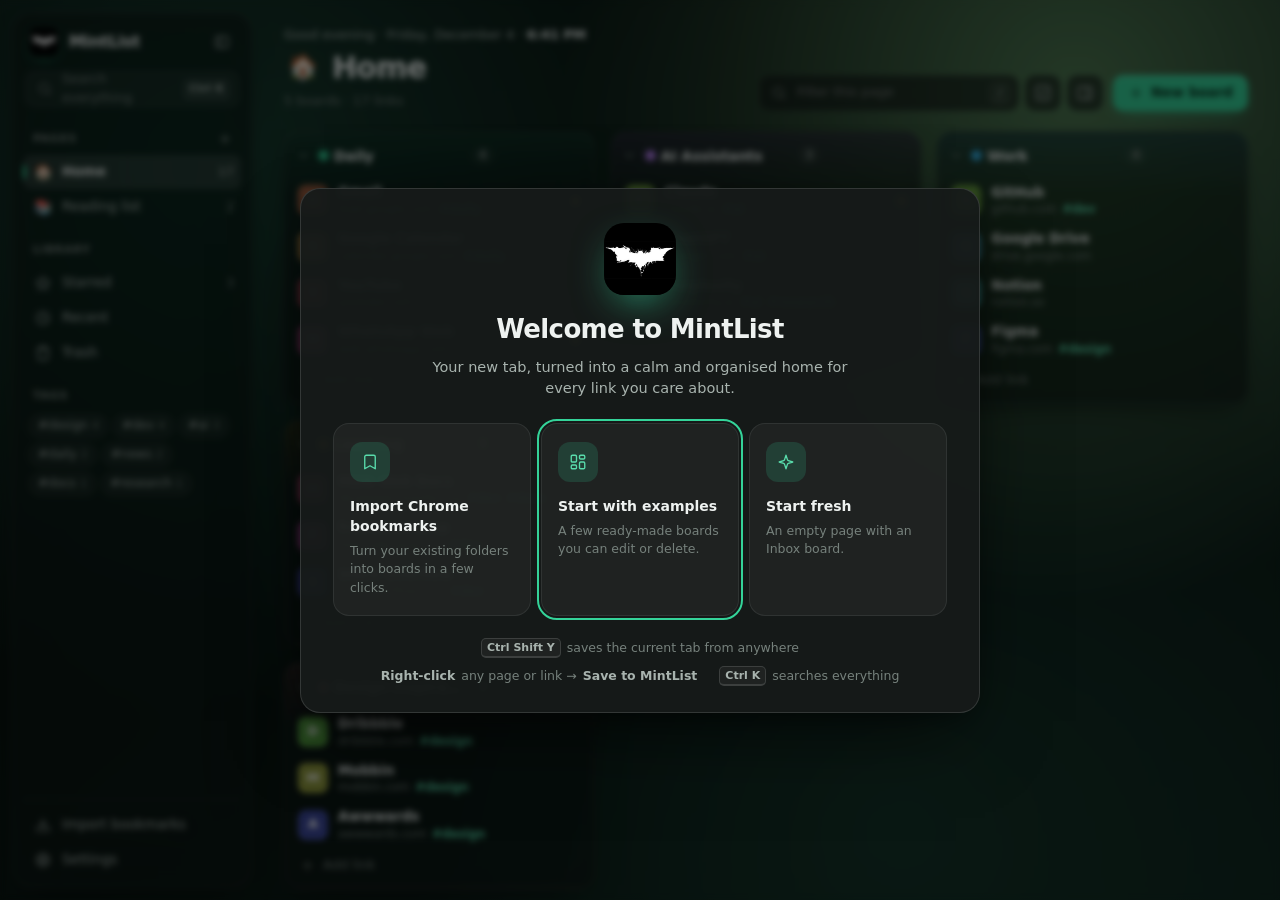
<file: index.html>
<!doctype html>
<html lang="en" data-theme="dark">
  <head>
    <meta charset="utf-8">
    <meta name="viewport" content="width=device-width, initial-scale=1">
    <title>MintList</title>
    <link rel="icon" type="image/png" href="icons/icon32.png">
    <script src="js/quick-theme.js"></script>
    <link rel="stylesheet" href="css/styles.css">
  </head>
  <body>
    <div class="wallpaper" id="wallpaper" aria-hidden="true"></div>
    <div class="wallpaper-shade" aria-hidden="true"></div>

    <div class="app" id="app">
      <!-- ============================== Sidebar ============================== -->
      <aside class="sidebar" id="sidebar" aria-label="Navigation">
        <div class="sidebar-head">
          <div class="brand">
            <span class="brand-mark"><img src="icons/icon48.png" alt=""></span>
            <span class="brand-name">MintList</span>
          </div>
          <button class="icon-btn sm" id="collapseSidebarButton" type="button" title="Hide sidebar  [" aria-label="Hide sidebar"><span data-icon="sidebar"></span></button>
        </div>

        <button class="search-trigger" id="searchTrigger" type="button">
          <span data-icon="search"></span>
          <span class="search-trigger-label">Search everything</span>
          <kbd class="kbd-mod">Ctrl K</kbd>
        </button>

        <div class="sidebar-scroll">
          <section class="nav-group">
            <div class="nav-group-head">
              <span>Pages</span>
              <button class="icon-btn xs" id="addPageButton" type="button" title="New page" aria-label="New page"><span data-icon="plus"></span></button>
            </div>
            <ul class="nav-list" id="pageList"></ul>
          </section>

          <section class="nav-group">
            <div class="nav-group-head"><span>Library</span></div>
            <ul class="nav-list" id="libraryList"></ul>
          </section>

          <section class="nav-group" id="tagGroup">
            <div class="nav-group-head"><span>Tags</span></div>
            <div class="tag-cloud" id="tagList"></div>
          </section>
        </div>

        <div class="sidebar-foot">
          <button class="nav-item" id="importButton" type="button"><span class="nav-icon" data-icon="download"></span><span class="nav-label">Import bookmarks</span></button>
          <button class="nav-item" id="openSettingsButton" type="button"><span class="nav-icon" data-icon="settings"></span><span class="nav-label">Settings</span><span class="sync-dot" id="syncDot" hidden></span></button>
        </div>
      </aside>

      <!-- ============================== Workspace ============================== -->
      <main class="workspace" id="workspace">
        <header class="topbar">
          <div class="heading">
            <button class="icon-btn sm reveal-sidebar" id="expandSidebarButton" type="button" title="Show sidebar  [" aria-label="Show sidebar"><span data-icon="sidebar"></span></button>
            <div class="heading-text">
              <p class="greeting" id="greeting"></p>
              <div class="title-row">
                <button class="view-icon" id="viewIcon" type="button" title="Change icon"></button>
                <h1 id="viewTitle"></h1>
                <input class="title-input" id="viewTitleInput" maxlength="60" aria-label="Page name" hidden>
              </div>
              <p class="view-meta" id="viewMeta"></p>
            </div>
          </div>
          <div class="toolbar">
            <label class="filter-field" id="filterField">
              <span data-icon="search"></span>
              <input id="filterInput" type="search" placeholder="Filter this page" autocomplete="off" spellcheck="false">
              <kbd>/</kbd>
            </label>
            <button class="icon-btn" id="selectModeButton" type="button" title="Select links  S" aria-label="Select links" aria-pressed="false"><span data-icon="checkSquare"></span></button>
            <button class="icon-btn" id="tabsPanelButton" type="button" title="Open tabs  ]" aria-label="Open tabs" aria-pressed="false"><span data-icon="tabsPanel"></span></button>
            <button class="btn btn-primary" id="addBoardButton" type="button"><span data-icon="plus"></span><span>New board</span></button>
          </div>
        </header>
        <div class="content" id="content" aria-live="polite"></div>
      </main>

      <!-- ============================== Open tabs ============================== -->
      <aside class="tabs-panel" id="tabsPanel" aria-label="Open tabs">
        <header class="panel-head">
          <div>
            <h2>Open tabs</h2>
            <p id="tabsCount">This window</p>
          </div>
          <div class="panel-actions">
            <button class="btn btn-secondary sm" id="saveAllTabsButton" type="button" title="Save every tab in this window as a new board"><span data-icon="bookmarkPlus"></span><span>Save all</span></button>
            <button class="icon-btn sm" id="closeTabsPanelButton" type="button" title="Close panel" aria-label="Close panel"><span data-icon="close"></span></button>
          </div>
        </header>
        <p class="panel-hint"><span data-icon="move"></span>Drag a tab onto any board to save it.</p>
        <ul class="tabs-list" id="tabsList"></ul>
      </aside>
    </div>

    <!-- Bulk selection bar -->
    <div class="bulk-bar" id="bulkBar" hidden>
      <span class="bulk-count" id="bulkCount">0 selected</span>
      <span class="bulk-divider"></span>
      <button class="bulk-action" type="button" data-bulk="all"><span data-icon="checkSquare"></span>Select all</button>
      <button class="bulk-action" type="button" data-bulk="open"><span data-icon="external"></span>Open</button>
      <button class="bulk-action" type="button" data-bulk="star"><span data-icon="star"></span>Star</button>
      <button class="bulk-action" type="button" data-bulk="tag"><span data-icon="tag"></span>Tag</button>
      <button class="bulk-action" type="button" data-bulk="move"><span data-icon="folderInput"></span>Move</button>
      <button class="bulk-action danger" type="button" data-bulk="delete"><span data-icon="trash"></span>Delete</button>
      <span class="bulk-divider"></span>
      <button class="bulk-action" type="button" data-bulk="done">Done</button>
    </div>

    <!-- ============================== Link dialog ============================== -->
    <dialog class="modal" id="linkDialog" aria-labelledby="linkDialogTitle">
      <form id="linkForm" method="dialog" novalidate>
        <header class="modal-head">
          <div>
            <h2 id="linkDialogTitle">Add link</h2>
            <p class="modal-sub" id="linkDialogSub">Save a page to one of your boards.</p>
          </div>
          <button class="icon-btn sm" type="button" data-close aria-label="Close"><span data-icon="close"></span></button>
        </header>
        <div class="modal-body">
          <label class="field">
            <span class="field-label">URL</span>
            <input class="input" id="linkUrlInput" type="text" inputmode="url" placeholder="https://example.com" autocomplete="off" spellcheck="false" required>
            <span class="field-error" id="linkUrlError"></span>
          </label>
          <label class="field">
            <span class="field-label">Title</span>
            <input class="input" id="linkTitleInput" type="text" placeholder="Leave empty to use the site name" autocomplete="off" maxlength="200">
          </label>
          <div class="field-row">
            <label class="field">
              <span class="field-label">Board</span>
              <select class="input" id="linkBoardSelect"></select>
            </label>
            <label class="field">
              <span class="field-label">Tags</span>
              <input class="input" id="linkTagsInput" type="text" placeholder="work, reading" autocomplete="off" list="tagSuggestions">
            </label>
          </div>
          <label class="field">
            <span class="field-label">Note <span class="field-optional">optional</span></span>
            <textarea class="input" id="linkNoteInput" rows="2" maxlength="600" placeholder="Why did you save this?"></textarea>
          </label>
          <label class="switch-row">
            <span><strong>Star this link</strong><small>Starred links appear in the Starred view.</small></span>
            <input class="switch" id="linkStarInput" type="checkbox">
          </label>
        </div>
        <footer class="modal-foot">
          <button class="btn btn-ghost" type="button" data-close>Cancel</button>
          <button class="btn btn-primary" id="saveLinkButton" type="submit">Save link</button>
        </footer>
      </form>
    </dialog>
    <datalist id="tagSuggestions"></datalist>

    <!-- ============================== Page dialog ============================== -->
    <dialog class="modal sm" id="pageDialog" aria-labelledby="pageDialogTitle">
      <form id="pageForm" method="dialog">
        <header class="modal-head">
          <div><h2 id="pageDialogTitle">New page</h2><p class="modal-sub">Pages hold boards — one per project, role or topic.</p></div>
          <button class="icon-btn sm" type="button" data-close aria-label="Close"><span data-icon="close"></span></button>
        </header>
        <div class="modal-body">
          <label class="field">
            <span class="field-label">Name</span>
            <input class="input" id="pageNameInput" type="text" maxlength="60" placeholder="e.g. Work, Study, Side project" autocomplete="off" required>
          </label>
          <div class="field">
            <span class="field-label">Icon</span>
            <div class="emoji-grid" id="pageIconGrid" role="radiogroup" aria-label="Page icon"></div>
          </div>
        </div>
        <footer class="modal-foot">
          <button class="btn btn-ghost" type="button" data-close>Cancel</button>
          <button class="btn btn-primary" id="savePageButton" type="submit">Create page</button>
        </footer>
      </form>
    </dialog>

    <!-- ============================== Move dialog ============================== -->
    <dialog class="modal sm" id="moveDialog" aria-labelledby="moveDialogTitle">
      <form id="moveForm" method="dialog">
        <header class="modal-head">
          <div><h2 id="moveDialogTitle">Move to…</h2><p class="modal-sub" id="moveDialogSub"></p></div>
          <button class="icon-btn sm" type="button" data-close aria-label="Close"><span data-icon="close"></span></button>
        </header>
        <div class="modal-body">
          <label class="field">
            <span class="field-label">Page</span>
            <select class="input" id="movePageSelect"></select>
          </label>
          <label class="field" id="moveBoardField">
            <span class="field-label">Board</span>
            <select class="input" id="moveBoardSelect"></select>
          </label>
          <label class="switch-row" id="moveCopyRow">
            <span><strong>Keep a copy here</strong><small>Duplicate instead of moving.</small></span>
            <input class="switch" id="moveCopyInput" type="checkbox">
          </label>
        </div>
        <footer class="modal-foot">
          <button class="btn btn-ghost" type="button" data-close>Cancel</button>
          <button class="btn btn-primary" id="moveConfirmButton" type="submit">Move</button>
        </footer>
      </form>
    </dialog>

    <!-- ============================== Share dialog ============================== -->
    <dialog class="modal" id="shareDialog" aria-labelledby="shareDialogTitle">
      <div class="share-wrap">
        <header class="modal-head">
          <div><h2 id="shareDialogTitle">Share</h2><p class="modal-sub" id="shareDialogSub"></p></div>
          <button class="icon-btn sm" type="button" data-close aria-label="Close"><span data-icon="close"></span></button>
        </header>
        <div class="modal-body">
          <div class="share-grid">
            <button class="share-option" type="button" data-share="code"><span data-icon="share"></span><strong>Copy share code</strong><small>Paste it into another MintList (Import → Paste).</small></button>
            <button class="share-option" type="button" data-share="markdown"><span data-icon="fileCode"></span><strong>Copy as Markdown</strong><small>For Notion, GitHub, Slack or docs.</small></button>
            <button class="share-option" type="button" data-share="text"><span data-icon="copy"></span><strong>Copy link list</strong><small>Plain titles and URLs, one per line.</small></button>
            <button class="share-option" type="button" data-share="html"><span data-icon="globe"></span><strong>Download web page</strong><small>A tidy standalone page anyone can open.</small></button>
            <button class="share-option" type="button" data-share="bookmarks"><span data-icon="bookmark"></span><strong>Browser bookmarks file</strong><small>Import into Chrome, Edge, Firefox or Safari.</small></button>
            <button class="share-option" type="button" data-share="email"><span data-icon="external"></span><strong>Send by email</strong><small>Opens your mail app with the links.</small></button>
          </div>
          <label class="field">
            <span class="field-label">Share code</span>
            <textarea class="input mono" id="shareCodeOutput" rows="3" readonly></textarea>
          </label>
        </div>
      </div>
    </dialog>

    <!-- ============================== Import dialog ============================== -->
    <dialog class="modal lg" id="importDialog" aria-labelledby="importDialogTitle">
      <div class="import-wrap">
        <header class="modal-head">
          <div><h2 id="importDialogTitle">Import bookmarks</h2><p class="modal-sub" id="importDialogSub">Bring your links in from Chrome, a file, or a share code.</p></div>
          <button class="icon-btn sm" type="button" data-close aria-label="Close"><span data-icon="close"></span></button>
        </header>

        <div class="modal-body" id="importStepSource">
          <div class="source-grid">
            <button class="source-card" type="button" id="importChromeButton">
              <span class="source-icon" data-icon="bookmark"></span>
              <strong>Chrome bookmarks</strong>
              <small>Pick folders from your browser bookmarks. Each folder becomes a board.</small>
            </button>
            <label class="source-card" id="importFileCard">
              <span class="source-icon" data-icon="upload"></span>
              <strong>Upload a file</strong>
              <small>Bookmarks HTML from any browser, a MintList backup (.json), or a text list.</small>
              <input id="importFileInput" type="file" accept=".html,.htm,.json,.txt,.md,.csv,text/html,application/json,text/plain" hidden>
            </label>
            <button class="source-card" type="button" id="importPasteButton">
              <span class="source-icon" data-icon="copy"></span>
              <strong>Paste links or code</strong>
              <small>A share code, Markdown, or one URL per line.</small>
            </button>
          </div>
          <div class="drop-zone" id="importDropZone"><span data-icon="download"></span>…or drop a bookmarks file here</div>
        </div>

        <div class="modal-body" id="importStepPaste" hidden>
          <label class="field">
            <span class="field-label">Paste here</span>
            <textarea class="input mono" id="importPasteInput" rows="9" placeholder="MINTLIST1:…&#10;&#10;or&#10;# Design&#10;https://dribbble.com&#10;Mobbin | https://mobbin.com&#10;[Figma](https://figma.com)"></textarea>
          </label>
        </div>

        <div class="modal-body" id="importStepReview" hidden>
          <div class="import-summary" id="importSummary"></div>
          <div class="import-tree" id="importTree"></div>
          <div class="import-backup" id="importBackupOptions" hidden>
            <label class="radio-card"><input type="radio" name="backupMode" value="merge" checked><span><strong>Add to my library</strong><small>Imports the backup's pages next to your current ones.</small></span></label>
            <label class="radio-card"><input type="radio" name="backupMode" value="replace"><span><strong>Replace everything</strong><small>Restores the backup exactly. Your current pages move to Trash.</small></span></label>
          </div>
          <div class="field-row" id="importDestinationRow">
            <label class="field">
              <span class="field-label">Import into</span>
              <select class="input" id="importDestination"></select>
            </label>
            <label class="field" id="importPageNameField">
              <span class="field-label">New page name</span>
              <input class="input" id="importPageName" type="text" maxlength="60">
            </label>
          </div>
          <label class="check-row" id="importDedupeRow"><input type="checkbox" id="importDedupe" checked> Skip links that are already in MintList</label>
        </div>

        <footer class="modal-foot">
          <button class="btn btn-ghost" type="button" id="importBackButton" hidden><span data-icon="chevronLeft"></span>Back</button>
          <span class="foot-spacer"></span>
          <button class="btn btn-ghost" type="button" data-close>Cancel</button>
          <button class="btn btn-primary" type="button" id="importNextButton" hidden>Continue</button>
        </footer>
      </div>
    </dialog>

    <!-- ============================== Duplicates dialog ============================== -->
    <dialog class="modal lg" id="duplicatesDialog" aria-labelledby="duplicatesTitle">
      <div class="dup-wrap">
        <header class="modal-head">
          <div><h2 id="duplicatesTitle">Duplicate links</h2><p class="modal-sub" id="duplicatesSub"></p></div>
          <button class="icon-btn sm" type="button" data-close aria-label="Close"><span data-icon="close"></span></button>
        </header>
        <div class="modal-body dup-list" id="duplicatesList"></div>
        <footer class="modal-foot">
          <span class="foot-note">The first copy of each link is kept. Removed copies go to Trash.</span>
          <span class="foot-spacer"></span>
          <button class="btn btn-ghost" type="button" data-close>Close</button>
          <button class="btn btn-primary" type="button" id="removeDuplicatesButton">Remove duplicates</button>
        </footer>
      </div>
    </dialog>

    <!-- ============================== Settings ============================== -->
    <dialog class="modal xl settings" id="settingsDialog" aria-labelledby="settingsTitle">
      <div class="settings-shell">
        <nav class="settings-nav" aria-label="Settings sections">
          <h2 id="settingsTitle">Settings</h2>
          <button class="settings-tab active" type="button" data-tab="general"><span data-icon="settings"></span>General</button>
          <button class="settings-tab" type="button" data-tab="appearance"><span data-icon="palette"></span>Appearance</button>
          <button class="settings-tab" type="button" data-tab="wallpaper"><span data-icon="image"></span>Wallpaper</button>
          <button class="settings-tab" type="button" data-tab="data"><span data-icon="cloud"></span>Sync &amp; data</button>
          <button class="settings-tab" type="button" data-tab="shortcuts"><span data-icon="keyboard"></span>Shortcuts</button>
          <button class="settings-tab" type="button" data-tab="about"><span data-icon="info"></span>About</button>
        </nav>

        <div class="settings-main">
          <button class="icon-btn sm settings-close" type="button" data-close aria-label="Close settings"><span data-icon="close"></span></button>

          <!-- General -->
          <section class="settings-panel" data-panel="general">
            <h3>General</h3>
            <div class="setting-card">
              <label class="setting-row">
                <span><strong>Your name</strong><small>Used in the greeting at the top of the page.</small></span>
                <input class="input sm" id="settingName" type="text" maxlength="40" placeholder="Optional" autocomplete="off">
              </label>
              <label class="setting-row">
                <span><strong>Greeting, date &amp; time</strong><small>Show a greeting and clock above the page title.</small></span>
                <input class="switch" id="settingShowGreeting" type="checkbox">
              </label>
              <label class="setting-row">
                <span><strong>Show link addresses</strong><small>Display the domain under each bookmark title.</small></span>
                <input class="switch" id="settingShowUrls" type="checkbox">
              </label>
            </div>

            <h4>Opening links</h4>
            <div class="setting-card">
              <div class="setting-row">
                <span><strong>Open bookmarks in</strong><small>Ctrl/⌘-click or middle-click always opens a background tab.</small></span>
                <div class="segmented" role="radiogroup" aria-label="Open bookmarks in">
                  <label><input type="radio" name="openIn" value="new-tab"><span>New tab</span></label>
                  <label><input type="radio" name="openIn" value="background"><span>Background</span></label>
                  <label><input type="radio" name="openIn" value="same-tab"><span>Same tab</span></label>
                </div>
              </div>
              <label class="setting-row">
                <span><strong>Open in an incognito window</strong><small>Requires “Allow in Incognito” on chrome://extensions.</small></span>
                <input class="switch" id="settingIncognito" type="checkbox">
              </label>
              <label class="setting-row">
                <span><strong>Privacy blur</strong><small>Blur link addresses until you hover — handy when screen sharing.</small></span>
                <input class="switch" id="settingPrivacy" type="checkbox">
              </label>
            </div>

            <h4>Quick save</h4>
            <div class="setting-card">
              <label class="setting-row">
                <span><strong>Quick save destination</strong><small><kbd class="kbd-mod">Ctrl Shift Y</kbd> and the right-click “Quick save” put links here.</small></span>
                <select class="input sm" id="settingQuickSave"></select>
              </label>
            </div>
          </section>

          <!-- Appearance -->
          <section class="settings-panel" data-panel="appearance" hidden>
            <h3>Appearance</h3>
            <h4>Theme</h4>
            <div class="theme-cards" role="radiogroup" aria-label="Theme">
              <label class="theme-card"><input type="radio" name="theme" value="wallpaper"><span class="theme-preview tp-wallpaper"></span><span>Match wallpaper</span></label>
              <label class="theme-card"><input type="radio" name="theme" value="system"><span class="theme-preview tp-system"></span><span>System</span></label>
              <label class="theme-card"><input type="radio" name="theme" value="dark"><span class="theme-preview tp-dark"></span><span>Dark</span></label>
              <label class="theme-card"><input type="radio" name="theme" value="light"><span class="theme-preview tp-light"></span><span>Light</span></label>
            </div>
            <h4>Accent colour</h4>
            <div class="accent-row" id="accentOptions" role="radiogroup" aria-label="Accent colour"></div>
            <h4>Layout</h4>
            <div class="setting-card">
              <div class="setting-row">
                <span><strong>Columns</strong><small>How many board columns to show. Auto fits your screen.</small></span>
                <div class="segmented" role="radiogroup" aria-label="Columns">
                  <label><input type="radio" name="columns" value="auto"><span>Auto</span></label>
                  <label><input type="radio" name="columns" value="2"><span>2</span></label>
                  <label><input type="radio" name="columns" value="3"><span>3</span></label>
                  <label><input type="radio" name="columns" value="4"><span>4</span></label>
                  <label><input type="radio" name="columns" value="5"><span>5</span></label>
                  <label><input type="radio" name="columns" value="6"><span>6</span></label>
                </div>
              </div>
              <div class="setting-row">
                <span><strong>Density</strong><small>Compact fits more links on screen.</small></span>
                <div class="segmented" role="radiogroup" aria-label="Density">
                  <label><input type="radio" name="density" value="comfortable"><span>Comfortable</span></label>
                  <label><input type="radio" name="density" value="compact"><span>Compact</span></label>
                </div>
              </div>
              <label class="setting-row">
                <span><strong>Glass effect</strong><small>Frosted, translucent panels over your wallpaper.</small></span>
                <input class="switch" id="settingGlass" type="checkbox">
              </label>
            </div>
          </section>

          <!-- Wallpaper -->
          <section class="settings-panel" data-panel="wallpaper" hidden>
            <h3>Wallpaper</h3>
            <div class="wallpaper-toolbar">
              <div class="segmented" role="radiogroup" aria-label="Wallpaper collection">
                <label><input type="radio" name="wallpaperTone" value="dark"><span>Dark</span></label>
                <label><input type="radio" name="wallpaperTone" value="light"><span>Light</span></label>
              </div>
              <label class="btn btn-secondary sm">
                <span data-icon="upload"></span><span>Upload image</span>
                <input id="wallpaperUploadInput" type="file" accept="image/*" hidden>
              </label>
            </div>
            <div class="wallpaper-grid" id="wallpaperGrid"></div>
            <div class="setting-card">
              <label class="setting-row">
                <span><strong>Dim</strong><small>Darken or lighten the wallpaper for readability.</small></span>
                <span class="range-wrap"><input class="range" id="settingDim" type="range" min="0" max="80" step="1"><output id="settingDimValue"></output></span>
              </label>
              <label class="setting-row">
                <span><strong>Blur</strong><small>Soften busy photos.</small></span>
                <span class="range-wrap"><input class="range" id="settingBlur" type="range" min="0" max="24" step="1"><output id="settingBlurValue"></output></span>
              </label>
            </div>
          </section>

          <!-- Sync & data -->
          <section class="settings-panel" data-panel="data" hidden>
            <h3>Sync &amp; data</h3>
            <div class="setting-card sync-card">
              <label class="setting-row">
                <span><strong>Sync with your Chrome profile</strong><small id="syncDescription">Keep pages, boards and links in sync on every computer where you're signed into Chrome. No account or server needed.</small></span>
                <input class="switch" id="settingSync" type="checkbox">
              </label>
              <div class="sync-status" id="syncStatus" hidden></div>
            </div>

            <h4>Import &amp; export</h4>
            <div class="setting-card">
              <div class="setting-row">
                <span><strong>Import</strong><small>Chrome bookmarks, browser bookmark files, backups or link lists.</small></span>
                <button class="btn btn-secondary sm" type="button" id="settingsImportButton"><span data-icon="download"></span>Import…</button>
              </div>
              <div class="setting-row">
                <span><strong>Backup</strong><small>Everything — pages, links, settings and wallpapers — in one file.</small></span>
                <button class="btn btn-secondary sm" type="button" id="exportJsonButton"><span data-icon="upload"></span>Export backup</button>
              </div>
              <div class="setting-row">
                <span><strong>Export for other browsers</strong><small>A standard bookmarks file or Markdown.</small></span>
                <span class="btn-group">
                  <button class="btn btn-secondary sm" type="button" id="exportHtmlButton">HTML</button>
                  <button class="btn btn-secondary sm" type="button" id="exportMarkdownButton">Markdown</button>
                </span>
              </div>
            </div>

            <h4>Clean up</h4>
            <div class="setting-card">
              <div class="setting-row">
                <span><strong>Find duplicate links</strong><small id="duplicateHint">Spot the same page saved more than once.</small></span>
                <button class="btn btn-secondary sm" type="button" id="findDuplicatesButton">Review</button>
              </div>
              <div class="setting-row">
                <span><strong>Storage</strong><small id="storageUsage">Calculating…</small></span>
              </div>
            </div>

            <h4 class="danger-title">Danger zone</h4>
            <div class="setting-card danger-card">
              <div class="setting-row">
                <span><strong>Reset MintList</strong><small>Delete every page, link, setting and wallpaper on this device.</small></span>
                <button class="btn btn-danger sm" type="button" id="resetDataButton">Reset…</button>
              </div>
            </div>
          </section>

          <!-- Shortcuts -->
          <section class="settings-panel" data-panel="shortcuts" hidden>
            <h3>Keyboard shortcuts</h3>
            <div class="shortcut-table" id="shortcutTable"></div>
            <p class="settings-note">Browser-wide shortcuts (quick save, open popup) can be changed on <button class="text-link" type="button" id="openShortcutSettings">chrome://extensions/shortcuts</button>.</p>
          </section>

          <!-- About -->
          <section class="settings-panel" data-panel="about" hidden>
            <div class="about-hero">
              <img src="icons/icon128.png" alt="" width="64" height="64">
              <div>
                <h3>MintList</h3>
                <p>Smart bookmarks, locally yours. Version <span id="extensionVersion">2.0.0</span></p>
              </div>
            </div>
            <div class="setting-card">
              <div class="about-point"><span data-icon="shield"></span><span><strong>Private by design.</strong> Your bookmarks live in your browser. MintList has no servers, analytics or ads.</span></div>
              <div class="about-point"><span data-icon="cloud"></span><span><strong>Optional sync</strong> uses your own Chrome profile storage.</span></div>
              <div class="about-point"><span data-icon="zap"></span><span><strong>Fast.</strong> No frameworks, no network calls — it opens instantly.</span></div>
            </div>
            <div class="settings-actions">
              <button class="btn btn-secondary sm" type="button" id="showWelcomeButton"><span data-icon="sparkles"></span>Show welcome tour</button>
            </div>
          </section>
        </div>
      </div>
    </dialog>

    <!-- ============================== Search palette ============================== -->
    <dialog class="palette" id="paletteDialog" aria-label="Search">
      <div class="palette-search">
        <span data-icon="search"></span>
        <input id="paletteInput" type="text" placeholder="Search links, boards, pages, tags and tabs…" autocomplete="off" spellcheck="false" aria-controls="paletteResults">
        <button class="chip-toggle" id="exactToggle" type="button" aria-pressed="false" title="Exact match  Alt+E">Exact</button>
        <kbd>Esc</kbd>
      </div>
      <div class="palette-scopes" id="paletteScopes" role="tablist" aria-label="Search scope"></div>
      <div class="palette-results" id="paletteResults" role="listbox"></div>
      <footer class="palette-foot">
        <span><kbd>↑</kbd><kbd>↓</kbd> navigate</span>
        <span><kbd>↵</kbd> open</span>
        <span><kbd class="kbd-mod">Ctrl ↵</kbd> background tab</span>
        <span><kbd>Tab</kbd> next scope</span>
        <span class="palette-foot-tip"><kbd>#</kbd> tags · <kbd>&gt;</kbd> commands</span>
      </footer>
    </dialog>

    <!-- ============================== Confirm ============================== -->
    <dialog class="modal sm confirm" id="confirmDialog" aria-labelledby="confirmTitle">
      <div class="confirm-body">
        <span class="confirm-icon" id="confirmIcon" data-icon="alert"></span>
        <h2 id="confirmTitle">Are you sure?</h2>
        <p id="confirmMessage"></p>
      </div>
      <footer class="modal-foot">
        <button class="btn btn-ghost" type="button" id="confirmCancelButton">Cancel</button>
        <button class="btn btn-secondary" type="button" id="confirmAltButton" hidden></button>
        <button class="btn btn-danger" type="button" id="confirmOkButton">Confirm</button>
      </footer>
    </dialog>

    <!-- ============================== Prompt ============================== -->
    <dialog class="modal sm" id="promptDialog" aria-labelledby="promptTitle">
      <form id="promptForm" method="dialog">
        <header class="modal-head">
          <div><h2 id="promptTitle">Enter a value</h2><p class="modal-sub" id="promptMessage"></p></div>
          <button class="icon-btn sm" type="button" data-close aria-label="Close"><span data-icon="close"></span></button>
        </header>
        <div class="modal-body">
          <input class="input" id="promptInput" type="text" autocomplete="off" list="tagSuggestions">
        </div>
        <footer class="modal-foot">
          <button class="btn btn-ghost" type="button" data-close>Cancel</button>
          <button class="btn btn-primary" id="promptOkButton" type="submit">Save</button>
        </footer>
      </form>
    </dialog>

    <!-- ============================== Welcome ============================== -->
    <dialog class="modal lg welcome" id="welcomeDialog" aria-labelledby="welcomeTitle">
      <div class="welcome-hero">
        <img src="icons/icon128.png" alt="" width="72" height="72">
        <h2 id="welcomeTitle">Welcome to MintList</h2>
        <p>Your new tab, turned into a calm and organised home for every link you care about.</p>
      </div>
      <div class="welcome-sync" id="welcomeSync" hidden>
        <span data-icon="cloud"></span>
        <span><strong>We found MintList data synced to your Chrome profile.</strong><small id="welcomeSyncMeta"></small></span>
        <button class="btn btn-primary sm" type="button" id="welcomeRestoreSync">Restore it</button>
      </div>
      <div class="welcome-options">
        <button class="welcome-option" type="button" data-start="chrome">
          <span class="welcome-option-icon" data-icon="bookmark"></span>
          <strong>Import Chrome bookmarks</strong>
          <small>Turn your existing folders into boards in a few clicks.</small>
        </button>
        <button class="welcome-option" type="button" data-start="sample">
          <span class="welcome-option-icon" data-icon="layout"></span>
          <strong>Start with examples</strong>
          <small>A few ready-made boards you can edit or delete.</small>
        </button>
        <button class="welcome-option" type="button" data-start="empty">
          <span class="welcome-option-icon" data-icon="sparkles"></span>
          <strong>Start fresh</strong>
          <small>An empty page with an Inbox board.</small>
        </button>
      </div>
      <ul class="welcome-tips">
        <li><kbd class="kbd-mod">Ctrl Shift Y</kbd> saves the current tab from anywhere</li>
        <li><span>Right-click</span> any page or link → <em>Save to MintList</em></li>
        <li><kbd class="kbd-mod">Ctrl K</kbd> searches everything</li>
      </ul>
    </dialog>

    <div class="menu" id="menu" role="menu" hidden></div>
    <div class="toast-region" id="toastRegion" aria-live="polite"></div>

    <script src="js/icons.js"></script>
    <script src="js/store.js"></script>
    <script src="js/ui.js"></script>
    <script src="js/app.js"></script>
    <script src="js/palette.js"></script>
    <script src="js/dialogs.js"></script>
    <script src="js/importer.js"></script>
    <script src="js/main.js"></script>
  </body>
</html>
</file>
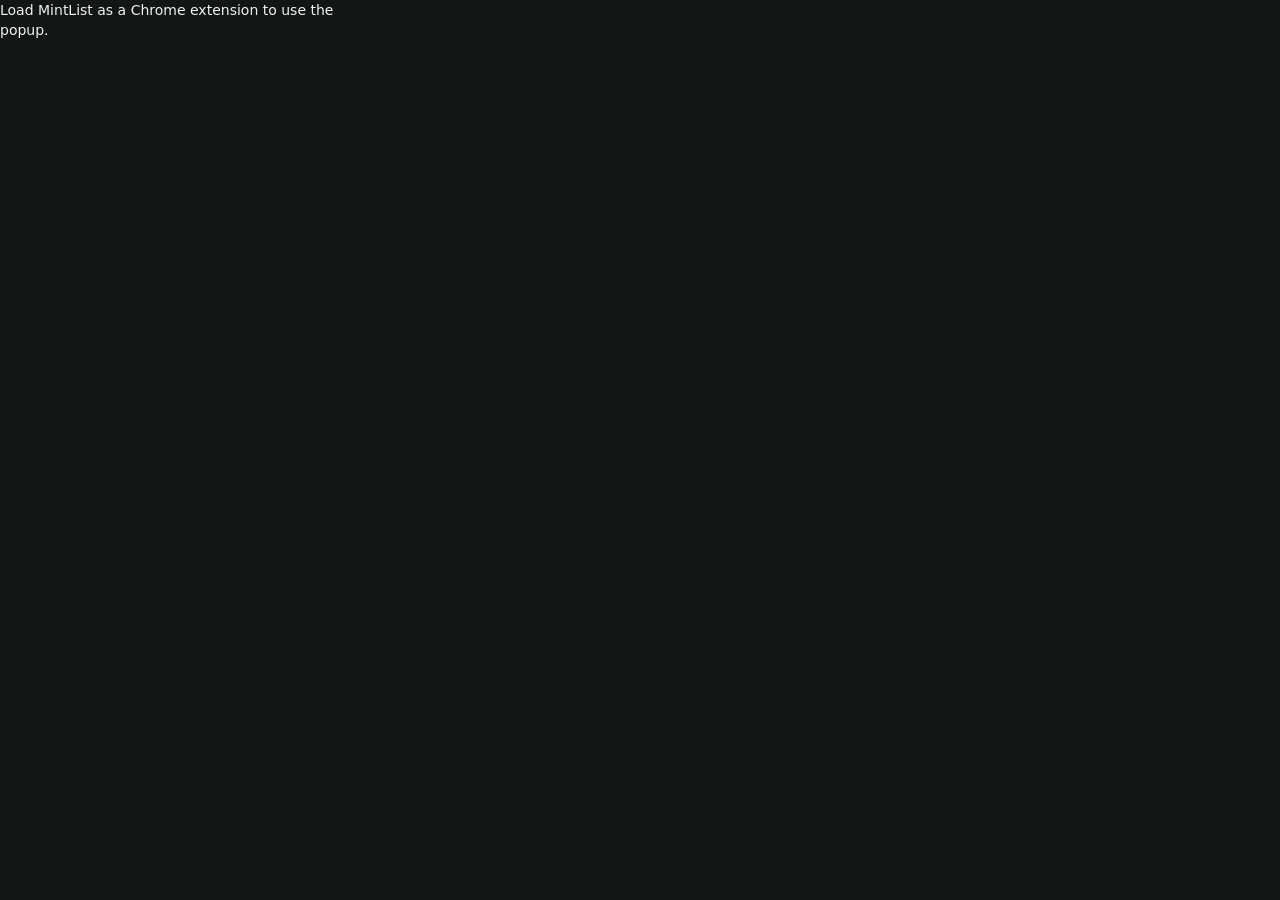
<file: popup.html>
<!doctype html>
<html lang="en" data-theme="dark">
  <head>
    <meta charset="utf-8">
    <title>Save to MintList</title>
    <link rel="stylesheet" href="css/styles.css">
    <link rel="stylesheet" href="css/popup.css">
  </head>
  <body class="popup">
    <header class="pp-head">
      <img src="icons/icon32.png" alt="" width="22" height="22">
      <strong>MintList</strong>
      <span class="pp-spacer"></span>
      <button class="icon-btn sm" id="ppSearch" type="button" title="Search MintList" aria-label="Search MintList"><span data-icon="search"></span></button>
      <button class="icon-btn sm" id="ppOpen" type="button" title="Open MintList" aria-label="Open MintList"><span data-icon="external"></span></button>
    </header>

    <form class="pp-form" id="ppForm" novalidate>
      <section class="pp-page">
        <span class="favicon" id="ppFavicon"></span>
        <div class="pp-page-text">
          <input class="pp-title" id="ppTitle" type="text" maxlength="200" aria-label="Bookmark title" autocomplete="off">
          <span class="pp-url" id="ppUrl"></span>
        </div>
      </section>

      <p class="pp-notice" id="ppNotice" hidden></p>

      <label class="field">
        <span class="field-label">Save to</span>
        <select class="input" id="ppBoard"></select>
      </label>
      <label class="field" id="ppNewBoardField" hidden>
        <span class="field-label">New board name</span>
        <input class="input" id="ppNewBoard" type="text" maxlength="80" placeholder="e.g. Research" autocomplete="off">
      </label>

      <details class="pp-more" id="ppMore">
        <summary><span data-icon="tag"></span>Tags, note &amp; star</summary>
        <div class="pp-more-body">
          <input class="input" id="ppTags" type="text" placeholder="Tags, comma separated" autocomplete="off">
          <textarea class="input" id="ppNote" rows="2" maxlength="600" placeholder="Note (optional)"></textarea>
          <label class="switch-row"><span><strong>Star this link</strong></span><input class="switch" id="ppStar" type="checkbox"></label>
        </div>
      </details>

      <button class="btn btn-primary pp-save" id="ppSave" type="submit"><span data-icon="bookmarkPlus"></span><span id="ppSaveLabel">Save bookmark</span></button>
      <button class="btn btn-secondary pp-save-all" id="ppSaveAll" type="button"><span data-icon="layers"></span><span id="ppSaveAllLabel">Save all tabs as a board</span></button>
    </form>

    <section class="pp-done" id="ppDone" hidden>
      <span class="pp-done-icon" data-icon="check"></span>
      <h2 id="ppDoneTitle">Saved!</h2>
      <p id="ppDoneText"></p>
      <div class="pp-done-actions">
        <button class="btn btn-secondary sm" id="ppUndo" type="button"><span data-icon="undo"></span>Undo</button>
        <button class="btn btn-primary sm" id="ppView" type="button"><span data-icon="external"></span>Open MintList</button>
      </div>
    </section>

    <footer class="pp-foot">
      <span><kbd class="kbd-mod">Ctrl Shift Y</kbd> saves instantly</span>
      <button class="text-link" id="ppShortcuts" type="button">Change</button>
    </footer>

    <script src="js/icons.js"></script>
    <script src="js/store.js"></script>
    <script src="js/popup.js"></script>
  </body>
</html>
</file>
<file: css/styles.css>
/* ==========================================================================
   MintList — design tokens
   ========================================================================== */

:root {
  --font: "Inter", "SF Pro Text", ui-sans-serif, system-ui, -apple-system, BlinkMacSystemFont, "Segoe UI", Roboto, sans-serif;
  --mono: ui-monospace, "SF Mono", "Cascadia Code", Menlo, Consolas, monospace;

  --radius-xs: 6px;
  --radius-sm: 8px;
  --radius: 10px;
  --radius-md: 12px;
  --radius-lg: 16px;
  --radius-xl: 20px;

  --accent: #34d399;
  --accent-ink: #052e1c;

  --wp-a: #050806;
  --wp-b: #245f4a;
  --wp-c: #86c986;
  --wp-image: none;
  --dim: 0.2;
  --blur: 0px;

  --sidebar-w: 252px;
  --tabs-w: 304px;
  --gap: 16px;
  --ease: cubic-bezier(0.2, 0.8, 0.2, 1);
}

:root,
[data-theme="dark"] {
  color-scheme: dark;
  --text: #eef2f0;
  --text-2: #a8b3ae;
  --text-3: #76817c;
  --surface: rgba(16, 20, 19, 0.62);
  --surface-solid: #141918;
  --surface-2: rgba(255, 255, 255, 0.045);
  --surface-hover: rgba(255, 255, 255, 0.065);
  --surface-active: rgba(255, 255, 255, 0.1);
  --elevated: rgba(22, 27, 26, 0.96);
  --border: rgba(255, 255, 255, 0.075);
  --border-strong: rgba(255, 255, 255, 0.13);
  --input-bg: rgba(255, 255, 255, 0.045);
  --shadow-sm: 0 1px 2px rgba(0, 0, 0, 0.35);
  --shadow: 0 1px 0 rgba(255, 255, 255, 0.04) inset, 0 12px 32px -16px rgba(0, 0, 0, 0.7), 0 2px 6px rgba(0, 0, 0, 0.18);
  --shadow-lg: 0 32px 80px -24px rgba(0, 0, 0, 0.75), 0 8px 24px -8px rgba(0, 0, 0, 0.4);
  --accent-text: color-mix(in srgb, var(--accent), white 18%);
  --accent-soft: color-mix(in srgb, var(--accent), transparent 84%);
  --shade: rgba(4, 6, 5, var(--dim));
  --danger: #f87171;
  --danger-soft: rgba(248, 113, 113, 0.12);
  --warning: #fbbf24;
  --favicon-bg: rgba(255, 255, 255, 0.92);
  --mark: color-mix(in srgb, var(--accent), transparent 62%);
  --backdrop: rgba(3, 5, 4, 0.55);
}

[data-theme="light"] {
  color-scheme: light;
  --text: #111715;
  --text-2: #4b5652;
  --text-3: #7b8682;
  --surface: rgba(255, 255, 255, 0.66);
  --surface-solid: #ffffff;
  --surface-2: rgba(16, 24, 20, 0.035);
  --surface-hover: rgba(16, 24, 20, 0.05);
  --surface-active: rgba(16, 24, 20, 0.085);
  --elevated: rgba(255, 255, 255, 0.98);
  --border: rgba(16, 24, 20, 0.08);
  --border-strong: rgba(16, 24, 20, 0.14);
  --input-bg: rgba(255, 255, 255, 0.7);
  --shadow-sm: 0 1px 2px rgba(16, 24, 20, 0.08);
  --shadow: 0 1px 0 rgba(255, 255, 255, 0.6) inset, 0 12px 30px -18px rgba(16, 30, 24, 0.35), 0 1px 3px rgba(16, 30, 24, 0.07);
  --shadow-lg: 0 32px 80px -24px rgba(16, 30, 24, 0.35), 0 8px 20px -8px rgba(16, 30, 24, 0.15);
  --accent-text: color-mix(in srgb, var(--accent), black 42%);
  --accent-soft: color-mix(in srgb, var(--accent), transparent 82%);
  --shade: rgba(255, 255, 255, var(--dim));
  --danger: #dc2626;
  --danger-soft: rgba(220, 38, 38, 0.09);
  --favicon-bg: #ffffff;
  --mark: color-mix(in srgb, var(--accent), transparent 55%);
  --backdrop: rgba(20, 28, 24, 0.32);
}

[data-glass="off"] {
  --surface: var(--surface-solid);
}

[data-glass="off"][data-theme="dark"] {
  --surface-solid: #151a19;
}

/* ==========================================================================
   Base
   ========================================================================== */

*,
*::before,
*::after {
  box-sizing: border-box;
}

html,
body {
  height: 100%;
}

body {
  margin: 0;
  overflow: hidden;
  color: var(--text);
  font: 14px/1.45 var(--font);
  background: var(--wp-a);
  -webkit-font-smoothing: antialiased;
  text-rendering: optimizeLegibility;
}

button,
input,
select,
textarea {
  color: inherit;
  font: inherit;
}

button {
  cursor: pointer;
}

button:disabled {
  cursor: default;
}

h1,
h2,
h3,
h4,
p {
  margin: 0;
}

ul {
  margin: 0;
  padding: 0;
  list-style: none;
}

kbd {
  display: inline-flex;
  align-items: center;
  min-width: 20px;
  height: 20px;
  padding: 0 5px;
  justify-content: center;
  color: var(--text-2);
  font: 600 11px/1 var(--font);
  border: 1px solid var(--border-strong);
  border-bottom-width: 2px;
  border-radius: 5px;
  background: var(--surface-2);
  white-space: nowrap;
}

.icon {
  width: 18px;
  height: 18px;
  fill: none;
  stroke: currentColor;
  stroke-width: 1.8;
  stroke-linecap: round;
  stroke-linejoin: round;
  flex: none;
}

[data-icon] {
  display: inline-grid;
  place-items: center;
  flex: none;
}

:focus-visible {
  outline: 2px solid var(--accent);
  outline-offset: 2px;
}

::selection {
  background: var(--mark);
}

mark {
  color: inherit;
  border-radius: 3px;
  background: var(--mark);
}

[hidden] {
  display: none !important;
}

* {
  scrollbar-width: thin;
  scrollbar-color: var(--border-strong) transparent;
}

/* ==========================================================================
   Wallpaper
   ========================================================================== */

.wallpaper {
  position: fixed;
  inset: calc(var(--blur) * -2.5);
  z-index: -2;
  background:
    radial-gradient(circle at 16% 18%, color-mix(in srgb, var(--wp-b), transparent 28%), transparent 34rem),
    radial-gradient(circle at 84% 10%, color-mix(in srgb, var(--wp-c), transparent 30%), transparent 32rem),
    radial-gradient(circle at 70% 92%, color-mix(in srgb, var(--wp-b), transparent 55%), transparent 30rem),
    linear-gradient(140deg, var(--wp-a), color-mix(in srgb, var(--wp-b), var(--wp-a) 62%));
  background-color: var(--wp-a);
  filter: blur(var(--blur));
  transition: filter 0.3s ease;
}

[data-wp-image="on"] .wallpaper {
  background: var(--wp-image) center / cover no-repeat, var(--wp-a);
}

.wallpaper-shade {
  position: fixed;
  inset: 0;
  z-index: -1;
  background: var(--shade);
  pointer-events: none;
}

/* ==========================================================================
   Buttons & inputs
   ========================================================================== */

.btn {
  display: inline-flex;
  align-items: center;
  justify-content: center;
  gap: 7px;
  height: 36px;
  padding: 0 14px;
  font-weight: 600;
  font-size: 13.5px;
  white-space: nowrap;
  border: 1px solid transparent;
  border-radius: var(--radius);
  background: none;
  transition: background 0.15s ease, border-color 0.15s ease, color 0.15s ease, transform 0.1s ease, filter 0.15s ease, box-shadow 0.15s ease;
}

.btn .icon {
  width: 16px;
  height: 16px;
}

.btn:active:not(:disabled) {
  transform: translateY(1px);
}

.btn:disabled {
  opacity: 0.5;
}

.btn.sm {
  height: 30px;
  padding: 0 11px;
  font-size: 12.5px;
  border-radius: var(--radius-sm);
}

.btn-primary {
  color: var(--accent-ink);
  background: var(--accent);
  box-shadow: 0 1px 0 rgba(255, 255, 255, 0.25) inset, 0 6px 18px -8px color-mix(in srgb, var(--accent), transparent 20%);
}

.btn-primary:hover:not(:disabled) {
  filter: brightness(1.07) saturate(1.05);
}

.btn-secondary {
  color: var(--text);
  border-color: var(--border-strong);
  background: var(--surface-2);
}

.btn-secondary:hover:not(:disabled) {
  background: var(--surface-hover);
}

.btn-ghost {
  color: var(--text-2);
}

.btn-ghost:hover:not(:disabled) {
  color: var(--text);
  background: var(--surface-hover);
}

.btn-danger {
  color: #fff;
  background: #dc2626;
}

.btn-danger:hover:not(:disabled) {
  background: #b91c1c;
}

.btn-group {
  display: inline-flex;
  gap: 6px;
}

.icon-btn {
  display: inline-grid;
  width: 36px;
  height: 36px;
  flex: none;
  place-items: center;
  padding: 0;
  color: var(--text-2);
  border: 1px solid transparent;
  border-radius: var(--radius);
  background: transparent;
  transition: background 0.15s ease, color 0.15s ease, border-color 0.15s ease;
}

.icon-btn:hover:not(:disabled),
.icon-btn[aria-expanded="true"] {
  color: var(--text);
  background: var(--surface-hover);
}

.icon-btn[aria-pressed="true"] {
  color: var(--accent-text);
  border-color: color-mix(in srgb, var(--accent), transparent 60%);
  background: var(--accent-soft);
}

.icon-btn.sm {
  width: 30px;
  height: 30px;
  border-radius: var(--radius-sm);
}

.icon-btn.sm .icon {
  width: 16px;
  height: 16px;
}

.icon-btn.xs {
  width: 24px;
  height: 24px;
  border-radius: var(--radius-xs);
}

.icon-btn.xs .icon {
  width: 14px;
  height: 14px;
}

.text-link {
  padding: 0;
  color: var(--accent-text);
  font-weight: 600;
  text-decoration: underline;
  text-underline-offset: 2px;
  border: 0;
  background: none;
}

.input {
  width: 100%;
  height: 38px;
  padding: 0 12px;
  color: var(--text);
  border: 1px solid var(--border-strong);
  border-radius: var(--radius);
  outline: none;
  background: var(--input-bg);
  transition: border-color 0.15s ease, box-shadow 0.15s ease, background 0.15s ease;
}

.input.sm {
  width: 220px;
  height: 32px;
  font-size: 13px;
  border-radius: var(--radius-sm);
}

textarea.input {
  height: auto;
  padding: 9px 12px;
  line-height: 1.5;
  resize: vertical;
}

select.input {
  padding-right: 32px;
  appearance: none;
  background-image: url("data:image/svg+xml,%3Csvg xmlns='http://www.w3.org/2000/svg' viewBox='0 0 24 24' fill='none' stroke='%23889590' stroke-width='2' stroke-linecap='round' stroke-linejoin='round'%3E%3Cpath d='m6 9 6 6 6-6'/%3E%3C/svg%3E");
  background-position: right 10px center;
  background-repeat: no-repeat;
  background-size: 15px;
}

select.input option,
select.input optgroup {
  color: var(--text);
  background: var(--surface-solid);
}

.input:focus {
  border-color: var(--accent);
  box-shadow: 0 0 0 3px color-mix(in srgb, var(--accent), transparent 78%);
}

.input.invalid {
  border-color: var(--danger);
  box-shadow: 0 0 0 3px var(--danger-soft);
}

.input::placeholder {
  color: var(--text-3);
}

.mono {
  font-family: var(--mono);
  font-size: 12px;
}

.field {
  display: grid;
  gap: 6px;
  min-width: 0;
}

.field-label {
  color: var(--text-2);
  font-size: 12.5px;
  font-weight: 600;
}

.field-optional {
  color: var(--text-3);
  font-weight: 500;
}

.field-error {
  min-height: 0;
  color: var(--danger);
  font-size: 12px;
}

.field-error:empty {
  display: none;
}

.field-row {
  display: grid;
  grid-template-columns: 1fr 1fr;
  gap: 12px;
}

/* Switch */
.switch {
  position: relative;
  width: 38px;
  height: 22px;
  flex: none;
  margin: 0;
  border-radius: 999px;
  outline: none;
  background: var(--surface-active);
  box-shadow: inset 0 0 0 1px var(--border-strong);
  appearance: none;
  cursor: pointer;
  transition: background 0.18s ease, box-shadow 0.18s ease;
}

.switch::after {
  position: absolute;
  top: 3px;
  left: 3px;
  width: 16px;
  height: 16px;
  border-radius: 50%;
  background: #fff;
  box-shadow: 0 1px 3px rgba(0, 0, 0, 0.35);
  content: "";
  transition: transform 0.18s var(--ease);
}

.switch:checked {
  background: var(--accent);
  box-shadow: none;
}

.switch:checked::after {
  transform: translateX(16px);
}

.switch:focus-visible {
  outline: 2px solid var(--accent);
  outline-offset: 2px;
}

.switch-row,
.check-row {
  display: flex;
  align-items: center;
  justify-content: space-between;
  gap: 16px;
  cursor: pointer;
}

.switch-row span,
.setting-row > span:first-child {
  display: grid;
  gap: 2px;
  min-width: 0;
}

.switch-row strong,
.setting-row strong {
  font-size: 13.5px;
  font-weight: 600;
}

.switch-row small,
.setting-row small {
  color: var(--text-3);
  font-size: 12.5px;
}

.check-row {
  justify-content: flex-start;
  gap: 10px;
  color: var(--text-2);
  font-size: 13px;
}

.check-row input,
.tree-check {
  width: 16px;
  height: 16px;
  margin: 0;
  accent-color: var(--accent);
}

/* Segmented control */
.segmented {
  display: inline-flex;
  flex: none;
  padding: 3px;
  border: 1px solid var(--border);
  border-radius: var(--radius);
  background: var(--surface-2);
}

.segmented label {
  position: relative;
  cursor: pointer;
}

.segmented input {
  position: absolute;
  opacity: 0;
  pointer-events: none;
}

.segmented span {
  display: block;
  padding: 5px 11px;
  color: var(--text-2);
  font-size: 12.5px;
  font-weight: 600;
  border-radius: 7px;
  transition: background 0.15s ease, color 0.15s ease;
}

.segmented label:hover span {
  color: var(--text);
}

.segmented input:checked + span {
  color: var(--text);
  background: var(--surface-active);
  box-shadow: var(--shadow-sm);
}

.segmented input:focus-visible + span {
  outline: 2px solid var(--accent);
}

/* Range */
.range-wrap {
  display: inline-flex;
  align-items: center;
  gap: 10px;
}

.range {
  width: 180px;
  accent-color: var(--accent);
}

.range-wrap output {
  width: 38px;
  color: var(--text-2);
  font-size: 12px;
  font-variant-numeric: tabular-nums;
  text-align: right;
}

/* ==========================================================================
   App shell
   ========================================================================== */

.app {
  display: grid;
  grid-template-columns: var(--sidebar-w) minmax(0, 1fr) 0;
  height: 100vh;
  /* clip (not hidden): hidden panels must never make the page scrollable. */
  overflow: clip;
  transition: grid-template-columns 0.28s var(--ease);
}

.app.tabs-open {
  grid-template-columns: var(--sidebar-w) minmax(0, 1fr) var(--tabs-w);
}

.app.sidebar-collapsed {
  grid-template-columns: 0 minmax(0, 1fr) 0;
}

.app.sidebar-collapsed.tabs-open {
  grid-template-columns: 0 minmax(0, 1fr) var(--tabs-w);
}

/* Sidebar ---------------------------------------------------------------- */

.sidebar {
  display: flex;
  flex-direction: column;
  min-width: 0;
  min-height: 0;
  margin: 12px 0 12px 12px;
  padding: 14px 10px 10px;
  overflow: hidden;
  border: 1px solid var(--border);
  border-radius: var(--radius-xl);
  background: var(--surface);
  box-shadow: var(--shadow);
  backdrop-filter: blur(28px) saturate(160%);
  -webkit-backdrop-filter: blur(28px) saturate(160%);
  transition: opacity 0.2s ease, transform 0.28s var(--ease);
}

[data-glass="off"] .sidebar,
[data-glass="off"] .tabs-panel,
[data-glass="off"] .board {
  backdrop-filter: none;
  -webkit-backdrop-filter: none;
}

.app.sidebar-collapsed .sidebar {
  opacity: 0;
  transform: translateX(-24px);
  pointer-events: none;
}

.sidebar-head {
  display: flex;
  align-items: center;
  justify-content: space-between;
  gap: 8px;
  padding: 0 4px 0 6px;
}

.brand {
  display: flex;
  align-items: center;
  gap: 10px;
  min-width: 0;
}

.brand-mark {
  display: grid;
  width: 30px;
  height: 30px;
  overflow: hidden;
  place-items: center;
  border-radius: 9px;
  box-shadow: 0 4px 14px -6px color-mix(in srgb, var(--accent), transparent 30%);
}

.brand-mark img {
  width: 100%;
  height: 100%;
  object-fit: cover;
}

.brand-name {
  font-size: 16px;
  font-weight: 750;
  letter-spacing: -0.02em;
}

.search-trigger {
  display: flex;
  align-items: center;
  gap: 9px;
  margin: 14px 2px 6px;
  padding: 0 8px 0 11px;
  height: 36px;
  color: var(--text-3);
  text-align: left;
  border: 1px solid var(--border);
  border-radius: var(--radius);
  background: var(--surface-2);
  transition: border-color 0.15s ease, background 0.15s ease, color 0.15s ease;
}

.search-trigger:hover {
  color: var(--text-2);
  border-color: var(--border-strong);
  background: var(--surface-hover);
}

.search-trigger .icon {
  width: 16px;
  height: 16px;
}

.search-trigger-label {
  flex: 1;
  font-size: 13px;
}

.sidebar-scroll {
  flex: 1;
  min-height: 0;
  margin: 0 -4px;
  padding: 0 4px;
  overflow-y: auto;
  scrollbar-width: none;
}

.sidebar-scroll::-webkit-scrollbar {
  display: none;
}

.nav-group {
  padding-top: 14px;
}

.nav-group-head {
  display: flex;
  align-items: center;
  justify-content: space-between;
  height: 24px;
  padding: 0 4px 0 10px;
  margin-bottom: 4px;
  color: var(--text-3);
  font-size: 11px;
  font-weight: 700;
  letter-spacing: 0.07em;
  text-transform: uppercase;
}

.nav-list {
  display: grid;
  gap: 1px;
}

.nav-item {
  position: relative;
  display: flex;
  align-items: center;
  gap: 9px;
  width: 100%;
  height: 34px;
  padding: 0 6px 0 9px;
  color: var(--text-2);
  font-size: 13.5px;
  font-weight: 500;
  text-align: left;
  text-decoration: none;
  border: 1px solid transparent;
  border-radius: var(--radius-sm);
  background: transparent;
  transition: background 0.12s ease, color 0.12s ease;
}

.nav-item:hover {
  color: var(--text);
  background: var(--surface-hover);
}

.nav-item.active {
  color: var(--text);
  font-weight: 600;
  background: var(--surface-active);
}

.nav-item.active::before {
  position: absolute;
  top: 9px;
  bottom: 9px;
  left: -1px;
  width: 3px;
  border-radius: 0 3px 3px 0;
  background: var(--accent);
  content: "";
}

.nav-icon {
  display: grid;
  width: 20px;
  height: 20px;
  flex: none;
  place-items: center;
  font-size: 15px;
  line-height: 1;
}

.nav-icon .icon {
  width: 16px;
  height: 16px;
}

.nav-label {
  flex: 1;
  min-width: 0;
  overflow: hidden;
  text-overflow: ellipsis;
  white-space: nowrap;
}

.nav-count {
  color: var(--text-3);
  font-size: 11.5px;
  font-variant-numeric: tabular-nums;
}

.nav-item .nav-more {
  display: none;
  width: 22px;
  height: 22px;
  margin-right: -2px;
}

.nav-item:hover .nav-more,
.nav-item:focus-within .nav-more,
.nav-item .nav-more[aria-expanded="true"] {
  display: inline-grid;
}

.nav-item:hover .nav-count,
.nav-item:focus-within .nav-count {
  display: none;
}

.nav-item.drop-target {
  color: var(--text);
  border-color: color-mix(in srgb, var(--accent), transparent 40%);
  background: var(--accent-soft);
}

.nav-item.drop-before::after,
.nav-item.drop-after::after {
  position: absolute;
  right: 6px;
  left: 6px;
  height: 2px;
  border-radius: 2px;
  background: var(--accent);
  content: "";
}

.nav-item.drop-before::after {
  top: -2px;
}

.nav-item.drop-after::after {
  bottom: -2px;
}

.nav-item.is-dragging {
  opacity: 0.4;
}

.nav-empty {
  padding: 4px 10px;
  color: var(--text-3);
  font-size: 12.5px;
}

.tag-cloud {
  display: flex;
  flex-wrap: wrap;
  gap: 5px;
  padding: 2px 6px 4px;
}

.tag-chip {
  display: inline-flex;
  align-items: center;
  gap: 4px;
  height: 24px;
  padding: 0 8px;
  color: var(--text-2);
  font-size: 12px;
  font-weight: 500;
  border: 1px solid var(--border);
  border-radius: 999px;
  background: var(--surface-2);
  transition: background 0.12s ease, color 0.12s ease, border-color 0.12s ease;
}

.tag-chip:hover {
  color: var(--text);
  background: var(--surface-hover);
}

.tag-chip.active {
  color: var(--accent-text);
  border-color: color-mix(in srgb, var(--accent), transparent 55%);
  background: var(--accent-soft);
}

.tag-chip small {
  color: var(--text-3);
  font-size: 11px;
}

.sidebar-foot {
  display: grid;
  gap: 1px;
  margin-top: 8px;
  padding-top: 8px;
  border-top: 1px solid var(--border);
}

.sync-dot {
  width: 7px;
  height: 7px;
  border-radius: 50%;
  background: var(--accent);
  box-shadow: 0 0 0 3px var(--accent-soft);
}

.sync-dot.error {
  background: var(--danger);
  box-shadow: 0 0 0 3px var(--danger-soft);
}

/* Workspace -------------------------------------------------------------- */

.workspace {
  display: flex;
  flex-direction: column;
  min-width: 0;
  min-height: 0;
}

.topbar {
  display: flex;
  align-items: flex-end;
  justify-content: space-between;
  flex-wrap: wrap;
  gap: 14px 20px;
  padding: 26px 32px 18px;
}

.heading {
  display: flex;
  align-items: flex-start;
  gap: 12px;
  min-width: 0;
}

.reveal-sidebar {
  display: none;
  margin-top: 2px;
  color: var(--text-2);
  border-color: var(--border);
  background: var(--surface);
  backdrop-filter: blur(18px);
}

.app.sidebar-collapsed .reveal-sidebar {
  display: inline-grid;
}

.heading-text {
  min-width: 0;
}

.greeting {
  margin-bottom: 4px;
  color: var(--text-2);
  font-size: 13px;
  font-weight: 500;
  text-shadow: 0 1px 12px rgba(0, 0, 0, 0.12);
}

.greeting .clock {
  color: var(--text);
  font-weight: 650;
  font-variant-numeric: tabular-nums;
}

.title-row {
  display: flex;
  align-items: center;
  gap: 10px;
  min-width: 0;
}

.view-icon {
  display: grid;
  width: 38px;
  height: 38px;
  flex: none;
  place-items: center;
  padding: 0;
  font-size: 24px;
  border: 1px solid transparent;
  border-radius: var(--radius);
  background: transparent;
  transition: background 0.15s ease, border-color 0.15s ease;
}

.view-icon:not(:disabled):hover {
  border-color: var(--border);
  background: var(--surface-hover);
}

.view-icon .icon {
  width: 24px;
  height: 24px;
  color: var(--accent-text);
}

.view-icon:empty {
  display: none;
}

.title-row h1,
.title-input {
  min-width: 0;
  overflow: hidden;
  font-size: 30px;
  font-weight: 750;
  letter-spacing: -0.025em;
  line-height: 1.15;
  text-overflow: ellipsis;
  white-space: nowrap;
}

.title-row h1.editable {
  cursor: text;
}

.title-input {
  width: min(520px, 50vw);
  padding: 0 8px;
  margin-left: -9px;
  color: var(--text);
  border: 1px solid var(--accent);
  border-radius: var(--radius);
  outline: none;
  background: var(--input-bg);
}

.view-meta {
  margin-top: 5px;
  color: var(--text-3);
  font-size: 13px;
}

.toolbar {
  display: flex;
  align-items: center;
  gap: 6px;
}

.toolbar > .icon-btn {
  border-color: var(--border);
  background: var(--surface);
  backdrop-filter: blur(18px);
}

.toolbar > .icon-btn:hover {
  background: var(--surface-active);
}

.filter-field {
  display: flex;
  align-items: center;
  gap: 8px;
  width: 260px;
  height: 36px;
  padding: 0 8px 0 11px;
  color: var(--text-3);
  border: 1px solid var(--border);
  border-radius: var(--radius);
  background: var(--surface);
  backdrop-filter: blur(18px);
  transition: border-color 0.15s ease, box-shadow 0.15s ease, width 0.2s var(--ease);
  cursor: text;
}

.filter-field:focus-within {
  border-color: var(--accent);
  box-shadow: 0 0 0 3px color-mix(in srgb, var(--accent), transparent 80%);
}

.filter-field .icon {
  width: 16px;
  height: 16px;
}

.filter-field input {
  flex: 1;
  min-width: 0;
  color: var(--text);
  font-size: 13px;
  border: 0;
  outline: none;
  background: transparent;
}

.filter-field input::-webkit-search-cancel-button {
  filter: grayscale(1);
}

.filter-field:focus-within kbd,
.filter-field.has-value kbd {
  display: none;
}

.toolbar .btn-primary {
  margin-left: 4px;
}

.content {
  flex: 1;
  min-height: 0;
  padding: 2px 32px 96px;
  overflow: auto;
}

/* ==========================================================================
   Boards
   ========================================================================== */

.board-columns {
  display: grid;
  grid-template-columns: repeat(var(--cols, 4), minmax(0, 1fr));
  gap: var(--gap);
  align-items: start;
}

.board-column {
  display: flex;
  flex-direction: column;
  gap: var(--gap);
  min-width: 0;
  min-height: 160px;
  padding-bottom: 40px;
}

.board {
  --board-color: var(--text-3);
  position: relative;
  min-width: 0;
  border: 1px solid var(--border);
  border-radius: var(--radius-lg);
  background: var(--surface);
  box-shadow: var(--shadow);
  backdrop-filter: blur(22px) saturate(150%);
  -webkit-backdrop-filter: blur(22px) saturate(150%);
  transition: border-color 0.15s ease, box-shadow 0.2s ease, opacity 0.15s ease, transform 0.2s var(--ease);
  animation: rise 0.28s var(--ease) both;
}

.board.has-color {
  background:
    linear-gradient(180deg, color-mix(in srgb, var(--board-color), transparent 90%), transparent 64px),
    var(--surface);
}

.board:hover {
  border-color: var(--border-strong);
}

.board.is-dragging {
  opacity: 0.35;
}

.board.drop-target {
  border-color: var(--accent);
  box-shadow: var(--shadow), 0 0 0 3px color-mix(in srgb, var(--accent), transparent 78%);
}

.board.flash {
  animation: flash 1.4s ease;
}

.board-header {
  display: flex;
  align-items: center;
  gap: 6px;
  min-height: 46px;
  padding: 8px 8px 6px 12px;
  cursor: grab;
  user-select: none;
}

.board-header:active {
  cursor: grabbing;
}

.board-toggle {
  display: grid;
  width: 20px;
  height: 20px;
  flex: none;
  place-items: center;
  margin-left: -4px;
  padding: 0;
  color: var(--text-3);
  border: 0;
  border-radius: 5px;
  background: transparent;
}

.board-toggle:hover {
  color: var(--text);
  background: var(--surface-hover);
}

.board-toggle .icon {
  width: 15px;
  height: 15px;
  transition: transform 0.2s var(--ease);
}

.board.collapsed .board-toggle .icon {
  transform: rotate(-90deg);
}

.board-dot {
  width: 9px;
  height: 9px;
  flex: none;
  border-radius: 50%;
  background: var(--board-color);
  box-shadow: 0 0 0 3px color-mix(in srgb, var(--board-color), transparent 82%);
}

.board-title {
  flex: 1;
  min-width: 0;
  overflow: hidden;
  font-size: 14px;
  font-weight: 650;
  letter-spacing: -0.005em;
  text-overflow: ellipsis;
  white-space: nowrap;
}

.board-title-input {
  flex: 1;
  min-width: 0;
  height: 28px;
  padding: 0 7px;
  margin-left: -8px;
  font-size: 14px;
  font-weight: 650;
  border: 1px solid var(--accent);
  border-radius: 7px;
  outline: none;
  background: var(--input-bg);
}

.board-count {
  flex: none;
  min-width: 22px;
  padding: 1px 7px;
  color: var(--text-3);
  font-size: 11.5px;
  font-weight: 600;
  font-variant-numeric: tabular-nums;
  text-align: center;
  border-radius: 999px;
  background: var(--surface-2);
}

.board-actions {
  display: flex;
  gap: 1px;
  opacity: 0;
  transition: opacity 0.15s ease;
}

.board:hover .board-actions,
.board:focus-within .board-actions,
.board-actions:has([aria-expanded="true"]) {
  opacity: 1;
}

.board-actions .icon-btn {
  width: 28px;
  height: 28px;
  border-radius: 7px;
}

.board-actions .icon-btn .icon {
  width: 15px;
  height: 15px;
}

.link-list {
  display: flex;
  flex-direction: column;
  gap: 1px;
  min-height: 6px;
  padding: 0 6px;
}

.board.collapsed .link-list,
.board.collapsed .board-footer {
  display: none;
}

.board-empty {
  margin: 2px 4px 4px;
  padding: 14px 10px;
  color: var(--text-3);
  font-size: 12.5px;
  text-align: center;
  border: 1px dashed var(--border-strong);
  border-radius: var(--radius);
}

.board-footer {
  padding: 2px 6px 6px;
}

.add-link-button {
  display: flex;
  align-items: center;
  gap: 8px;
  width: 100%;
  height: 32px;
  padding: 0 9px;
  color: var(--text-3);
  font-size: 13px;
  font-weight: 500;
  text-align: left;
  border: 0;
  border-radius: var(--radius-sm);
  background: transparent;
  transition: background 0.12s ease, color 0.12s ease;
}

.add-link-button:hover {
  color: var(--text);
  background: var(--surface-hover);
}

.add-link-button .icon {
  width: 15px;
  height: 15px;
}

.inline-add {
  display: grid;
  gap: 6px;
  padding: 4px 2px 2px;
}

.inline-add .input {
  height: 34px;
  font-size: 13px;
}

.inline-add-hint {
  display: flex;
  justify-content: space-between;
  gap: 8px;
  padding: 0 2px;
  color: var(--text-3);
  font-size: 11.5px;
}

.inline-add-hint button {
  padding: 0;
  color: var(--accent-text);
  font-size: 11.5px;
  font-weight: 600;
  border: 0;
  background: none;
}

/* Links ------------------------------------------------------------------ */

.link {
  position: relative;
  display: flex;
  align-items: center;
  gap: 10px;
  min-width: 0;
  padding: 6px 6px 6px 7px;
  color: inherit;
  text-decoration: none;
  border-radius: var(--radius);
  outline-offset: -2px;
  transition: background 0.12s ease;
}

.link:hover,
.link.menu-open {
  background: var(--surface-hover);
}

.link.is-dragging {
  opacity: 0.35;
}

.link.selected {
  background: var(--accent-soft);
}

.favicon {
  position: relative;
  display: grid;
  width: 30px;
  height: 30px;
  flex: none;
  place-items: center;
  overflow: hidden;
  color: #fff;
  font-size: 13px;
  font-weight: 700;
  border-radius: 8px;
  background: var(--favicon-bg);
  box-shadow: 0 0 0 1px var(--border), 0 1px 2px rgba(0, 0, 0, 0.12);
}

.favicon img {
  width: 18px;
  height: 18px;
  object-fit: contain;
}

.favicon.letter {
  background: hsl(var(--hue, 160) 45% 42%);
}

.link-text {
  display: grid;
  flex: 1;
  min-width: 0;
  gap: 1px;
}

.link-title {
  overflow: hidden;
  font-size: 13.5px;
  font-weight: 550;
  line-height: 1.3;
  text-overflow: ellipsis;
  white-space: nowrap;
}

.link-sub {
  display: flex;
  align-items: center;
  gap: 6px;
  min-width: 0;
  color: var(--text-3);
  font-size: 11.5px;
  line-height: 1.3;
}

.link-url {
  overflow: hidden;
  text-overflow: ellipsis;
  white-space: nowrap;
  transition: filter 0.15s ease;
}

.link-tag {
  flex: none;
  color: var(--accent-text);
  font-weight: 600;
}

.privacy-on .link-url,
.privacy-on .result-url {
  filter: blur(4.5px);
}

.privacy-on .link:hover .link-url,
.privacy-on .palette-result.active .result-url {
  filter: none;
}

.hide-urls .board .link-sub {
  display: none;
}

.link-star {
  display: grid;
  flex: none;
  place-items: center;
  color: var(--warning);
}

.link-star .icon {
  width: 13px;
  height: 13px;
  fill: currentColor;
}

.link-actions {
  position: absolute;
  top: 50%;
  right: 5px;
  display: flex;
  gap: 1px;
  padding-left: 18px;
  opacity: 0;
  transform: translateY(-50%);
  pointer-events: none;
  transition: opacity 0.12s ease;
}

.link-actions::before {
  position: absolute;
  inset: 0 0 0 0;
  z-index: -1;
  border-radius: var(--radius-sm);
  background: linear-gradient(90deg, transparent, var(--surface-solid) 18px);
  content: "";
  opacity: 0.94;
}

.link:hover .link-actions,
.link:focus-within .link-actions,
.link.menu-open .link-actions {
  opacity: 1;
  pointer-events: auto;
}

.link:hover .link-star {
  visibility: hidden;
}

.link-action {
  display: grid;
  width: 26px;
  height: 26px;
  place-items: center;
  padding: 0;
  color: var(--text-2);
  border: 0;
  border-radius: 6px;
  background: transparent;
}

.link-action:hover {
  color: var(--text);
  background: var(--surface-active);
}

.link-action.starred {
  color: var(--warning);
}

.link-action.starred .icon {
  fill: currentColor;
}

.link-action .icon {
  width: 15px;
  height: 15px;
}

.select-box {
  display: none;
  width: 18px;
  height: 18px;
  flex: none;
  place-items: center;
  border: 1.5px solid var(--border-strong);
  border-radius: 5px;
  background: var(--input-bg);
}

.select-mode .select-box {
  display: grid;
}

.select-mode .link-actions {
  display: none;
}

.link.selected .select-box {
  border-color: var(--accent);
  background: var(--accent);
  color: var(--accent-ink);
}

.select-box .icon {
  width: 13px;
  height: 13px;
  stroke-width: 3;
  opacity: 0;
}

.link.selected .select-box .icon {
  opacity: 1;
}

[data-density="compact"] .link {
  gap: 8px;
  padding-top: 3px;
  padding-bottom: 3px;
}

[data-density="compact"] .favicon {
  width: 22px;
  height: 22px;
  border-radius: 6px;
  font-size: 11px;
}

[data-density="compact"] .favicon img {
  width: 14px;
  height: 14px;
}

[data-density="compact"] .link-title {
  font-size: 13px;
}

[data-density="compact"] .link-sub {
  display: none;
}

[data-density="compact"] .board-header {
  min-height: 40px;
  padding-top: 6px;
  padding-bottom: 4px;
}

[data-density="compact"] {
  --gap: 12px;
}

.drop-line {
  height: 2px;
  margin: -1px 6px;
  flex: none;
  border-radius: 2px;
  background: var(--accent);
  box-shadow: 0 0 10px color-mix(in srgb, var(--accent), transparent 30%);
  pointer-events: none;
}

.board-column > .drop-line {
  height: 3px;
  margin: -9px 2px -10px;
}

.filtered-out {
  display: none !important;
}

/* ==========================================================================
   Smart views (starred / recent / tags / trash)
   ========================================================================== */

.view-toolbar {
  display: flex;
  align-items: center;
  justify-content: space-between;
  gap: 12px;
  margin-bottom: 14px;
}

.link-grid {
  display: grid;
  grid-template-columns: repeat(auto-fill, minmax(280px, 1fr));
  gap: 10px;
}

.link-card {
  display: block;
  min-width: 0;
  padding: 4px;
  border: 1px solid var(--border);
  border-radius: var(--radius-md);
  background: var(--surface);
  box-shadow: var(--shadow);
  backdrop-filter: blur(20px) saturate(150%);
  animation: rise 0.25s var(--ease) both;
}

.link-card .link {
  padding: 8px;
}

.link-card-meta {
  display: flex;
  align-items: center;
  gap: 6px;
  padding: 0 10px 8px 48px;
  color: var(--text-3);
  font-size: 11.5px;
}

.link-card-meta button {
  padding: 0;
  color: var(--text-2);
  font-size: 11.5px;
  font-weight: 500;
  border: 0;
  background: none;
}

.link-card-meta button:hover {
  color: var(--accent-text);
  text-decoration: underline;
}

.link-card-note {
  padding: 0 10px 8px 48px;
  color: var(--text-2);
  font-size: 12.5px;
}

.trash-list {
  display: grid;
  gap: 6px;
  max-width: 880px;
}

.trash-item {
  display: flex;
  align-items: center;
  gap: 12px;
  padding: 10px 10px 10px 12px;
  border: 1px solid var(--border);
  border-radius: var(--radius-md);
  background: var(--surface);
  backdrop-filter: blur(20px);
}

.trash-type {
  display: grid;
  width: 32px;
  height: 32px;
  flex: none;
  place-items: center;
  color: var(--text-2);
  border-radius: 8px;
  background: var(--surface-2);
}

.trash-type .icon {
  width: 16px;
  height: 16px;
}

.trash-text {
  display: grid;
  flex: 1;
  min-width: 0;
}

.trash-text strong {
  overflow: hidden;
  font-size: 13.5px;
  font-weight: 600;
  text-overflow: ellipsis;
  white-space: nowrap;
}

.trash-text small {
  overflow: hidden;
  color: var(--text-3);
  font-size: 12px;
  text-overflow: ellipsis;
  white-space: nowrap;
}

/* Empty states */
.empty {
  display: grid;
  justify-items: center;
  gap: 10px;
  max-width: 440px;
  margin: 8vh auto 0;
  padding: 36px 32px;
  text-align: center;
  border: 1px solid var(--border);
  border-radius: var(--radius-xl);
  background: var(--surface);
  box-shadow: var(--shadow);
  backdrop-filter: blur(22px) saturate(150%);
  animation: rise 0.3s var(--ease) both;
}

.empty-icon {
  display: grid;
  width: 52px;
  height: 52px;
  place-items: center;
  margin-bottom: 4px;
  color: var(--accent-text);
  border-radius: 15px;
  background: var(--accent-soft);
}

.empty-icon .icon {
  width: 24px;
  height: 24px;
}

.empty h2 {
  font-size: 18px;
  font-weight: 700;
  letter-spacing: -0.01em;
}

.empty p {
  color: var(--text-2);
  font-size: 13.5px;
}

.empty-actions {
  display: flex;
  flex-wrap: wrap;
  justify-content: center;
  gap: 8px;
  margin-top: 8px;
}

/* ==========================================================================
   Open tabs panel
   ========================================================================== */

.tabs-panel {
  display: flex;
  flex-direction: column;
  min-width: 0;
  min-height: 0;
  margin: 12px 12px 12px 0;
  overflow: hidden;
  border: 1px solid var(--border);
  border-radius: var(--radius-xl);
  background: var(--surface);
  box-shadow: var(--shadow);
  backdrop-filter: blur(28px) saturate(160%);
  -webkit-backdrop-filter: blur(28px) saturate(160%);
  opacity: 0;
  transform: translateX(24px);
  pointer-events: none;
  transition: opacity 0.2s ease, transform 0.28s var(--ease);
}

.app.tabs-open .tabs-panel {
  opacity: 1;
  transform: none;
  pointer-events: auto;
}

.panel-head {
  display: flex;
  align-items: center;
  justify-content: space-between;
  gap: 8px;
  padding: 16px 12px 10px 16px;
}

.panel-head h2 {
  font-size: 15px;
  font-weight: 700;
}

.panel-head p {
  color: var(--text-3);
  font-size: 12px;
}

.panel-actions {
  display: flex;
  align-items: center;
  gap: 4px;
}

.panel-hint {
  display: flex;
  align-items: center;
  gap: 7px;
  margin: 0 12px 8px;
  padding: 8px 10px;
  color: var(--text-3);
  font-size: 12px;
  border-radius: var(--radius-sm);
  background: var(--surface-2);
}

.panel-hint .icon {
  width: 14px;
  height: 14px;
}

.tabs-list {
  flex: 1;
  min-height: 0;
  padding: 0 8px 12px;
  overflow-y: auto;
}

.tab-item {
  display: flex;
  align-items: center;
  gap: 10px;
  padding: 6px 6px 6px 8px;
  border-radius: var(--radius);
  cursor: grab;
  transition: background 0.12s ease;
}

.tab-item:hover {
  background: var(--surface-hover);
}

.tab-item.saved .favicon::after {
  position: absolute;
  right: -1px;
  bottom: -1px;
  width: 9px;
  height: 9px;
  border: 2px solid var(--surface-solid);
  border-radius: 50%;
  background: var(--accent);
  content: "";
}

.tab-item .link-text {
  cursor: pointer;
}

.tab-item .icon-btn {
  width: 26px;
  height: 26px;
  opacity: 0;
}

.tab-item:hover .icon-btn,
.tab-item .icon-btn:focus-visible {
  opacity: 1;
}

.tabs-empty {
  padding: 24px 12px;
  color: var(--text-3);
  font-size: 13px;
  text-align: center;
}

/* ==========================================================================
   Menus
   ========================================================================== */

.menu {
  position: fixed;
  z-index: 2000;
  min-width: 224px;
  max-width: 300px;
  max-height: calc(100vh - 24px);
  padding: 5px;
  overflow-y: auto;
  border: 1px solid var(--border-strong);
  border-radius: var(--radius-md);
  background: var(--elevated);
  box-shadow: var(--shadow-lg);
  backdrop-filter: blur(24px) saturate(160%);
  animation: menu-in 0.12s var(--ease);
}

.menu-item {
  display: flex;
  align-items: center;
  gap: 10px;
  width: 100%;
  height: 32px;
  padding: 0 10px 0 9px;
  color: var(--text);
  font-size: 13px;
  text-align: left;
  border: 0;
  border-radius: 7px;
  outline: none;
  background: transparent;
}

.menu-item .icon {
  width: 16px;
  height: 16px;
  color: var(--text-2);
}

.menu-item span:first-of-type:not([data-icon]) {
  flex: 1;
}

.menu-item-label {
  flex: 1;
  overflow: hidden;
  text-overflow: ellipsis;
  white-space: nowrap;
}

.menu-item:hover:not(:disabled),
.menu-item.active {
  background: var(--surface-hover);
}

.menu-item:disabled {
  opacity: 0.45;
}

.menu-item.danger,
.menu-item.danger .icon {
  color: var(--danger);
}

.menu-item.danger:hover {
  background: var(--danger-soft);
}

.menu-item .menu-hint {
  color: var(--text-3);
  font-size: 11.5px;
}

.menu-sep {
  height: 1px;
  margin: 5px 4px;
  background: var(--border);
}

.menu-label {
  padding: 6px 10px 4px;
  color: var(--text-3);
  font-size: 11px;
  font-weight: 700;
  letter-spacing: 0.06em;
  text-transform: uppercase;
}

.menu-colors {
  display: flex;
  flex-wrap: wrap;
  gap: 6px;
  padding: 4px 9px 8px;
}

.color-swatch {
  position: relative;
  width: 20px;
  height: 20px;
  padding: 0;
  border: 2px solid transparent;
  border-radius: 50%;
  background: var(--swatch);
  box-shadow: inset 0 0 0 1px rgba(0, 0, 0, 0.15);
  transition: transform 0.12s ease;
}

.color-swatch:hover {
  transform: scale(1.12);
}

.color-swatch.none {
  background: linear-gradient(135deg, transparent 45%, var(--danger) 45%, var(--danger) 55%, transparent 55%), var(--surface-2);
  box-shadow: inset 0 0 0 1px var(--border-strong);
}

.color-swatch.active {
  box-shadow: 0 0 0 2px var(--elevated), 0 0 0 4px var(--text-2);
}

/* ==========================================================================
   Dialogs
   ========================================================================== */

dialog {
  padding: 0;
  color: var(--text);
}

.modal {
  width: min(500px, calc(100vw - 32px));
  max-height: calc(100vh - 48px);
  border: 1px solid var(--border-strong);
  border-radius: var(--radius-xl);
  background: var(--elevated);
  box-shadow: var(--shadow-lg);
  overflow: hidden;
}

.modal.sm {
  width: min(420px, calc(100vw - 32px));
}

.modal.lg {
  width: min(680px, calc(100vw - 32px));
}

.modal.xl {
  width: min(900px, calc(100vw - 32px));
}

.modal[open],
.palette[open] {
  animation: pop 0.2s var(--ease);
}

.modal::backdrop,
.palette::backdrop {
  background: var(--backdrop);
  backdrop-filter: blur(3px);
  animation: fade 0.2s ease;
}

.modal > form,
.modal > div:not(.welcome-hero):not(.welcome-sync):not(.welcome-options):not(.confirm-body) {
  display: flex;
  flex-direction: column;
  max-height: calc(100vh - 50px);
}

.modal-head {
  display: flex;
  align-items: flex-start;
  justify-content: space-between;
  gap: 16px;
  padding: 20px 20px 4px 22px;
}

.modal-head h2 {
  font-size: 17px;
  font-weight: 700;
  letter-spacing: -0.01em;
}

.modal-sub {
  margin-top: 3px;
  color: var(--text-3);
  font-size: 13px;
}

.modal-body {
  display: grid;
  gap: 14px;
  padding: 16px 22px 6px;
  overflow-y: auto;
}

.modal-foot {
  display: flex;
  align-items: center;
  justify-content: flex-end;
  gap: 8px;
  padding: 16px 20px 18px;
}

.foot-spacer {
  flex: 1;
}

.foot-note {
  color: var(--text-3);
  font-size: 12px;
}

/* Emoji picker */
.emoji-grid {
  display: grid;
  grid-template-columns: repeat(10, 1fr);
  gap: 4px;
}

.emoji-option {
  display: grid;
  aspect-ratio: 1;
  place-items: center;
  padding: 0;
  font-size: 18px;
  border: 1px solid transparent;
  border-radius: 8px;
  background: transparent;
}

.emoji-option:hover {
  background: var(--surface-hover);
}

.emoji-option.active {
  border-color: var(--accent);
  background: var(--accent-soft);
}

.emoji-option.none {
  color: var(--text-3);
  font-size: 11px;
  font-weight: 600;
}

/* Share */
.share-grid {
  display: grid;
  grid-template-columns: repeat(2, minmax(0, 1fr));
  gap: 8px;
}

.share-option {
  display: grid;
  grid-template-columns: auto 1fr;
  gap: 2px 12px;
  align-items: center;
  padding: 12px;
  text-align: left;
  border: 1px solid var(--border);
  border-radius: var(--radius-md);
  background: var(--surface-2);
  transition: background 0.12s ease, border-color 0.12s ease;
}

.share-option:hover {
  border-color: var(--border-strong);
  background: var(--surface-hover);
}

.share-option [data-icon] {
  grid-row: span 2;
  display: grid;
  width: 34px;
  height: 34px;
  place-items: center;
  color: var(--accent-text);
  border-radius: 9px;
  background: var(--accent-soft);
}

.share-option [data-icon] .icon {
  width: 17px;
  height: 17px;
}

.share-option strong {
  font-size: 13px;
  font-weight: 600;
}

.share-option small {
  color: var(--text-3);
  font-size: 12px;
}

/* Import */
.source-grid {
  display: grid;
  grid-template-columns: repeat(3, minmax(0, 1fr));
  gap: 10px;
}

.source-card {
  display: grid;
  align-content: start;
  gap: 6px;
  padding: 16px;
  text-align: left;
  border: 1px solid var(--border);
  border-radius: var(--radius-lg);
  background: var(--surface-2);
  cursor: pointer;
  transition: border-color 0.15s ease, background 0.15s ease, transform 0.15s ease;
}

.source-card:hover:not(:disabled) {
  border-color: color-mix(in srgb, var(--accent), transparent 50%);
  background: var(--surface-hover);
  transform: translateY(-1px);
}

.source-card:disabled {
  cursor: not-allowed;
  opacity: 0.55;
}

.source-card strong {
  font-size: 14px;
  font-weight: 650;
}

.source-card small {
  color: var(--text-3);
  font-size: 12.5px;
}

.source-icon {
  display: grid;
  width: 38px;
  height: 38px;
  margin-bottom: 6px;
  place-items: center;
  color: var(--accent-text);
  border-radius: 11px;
  background: var(--accent-soft);
}

.drop-zone {
  display: flex;
  align-items: center;
  justify-content: center;
  gap: 8px;
  padding: 18px;
  color: var(--text-3);
  font-size: 13px;
  border: 1.5px dashed var(--border-strong);
  border-radius: var(--radius-md);
  transition: border-color 0.15s ease, background 0.15s ease, color 0.15s ease;
}

.drop-zone.active {
  color: var(--accent-text);
  border-color: var(--accent);
  background: var(--accent-soft);
}

.import-summary {
  display: flex;
  align-items: center;
  gap: 12px;
  padding: 12px 14px;
  border-radius: var(--radius-md);
  background: var(--accent-soft);
}

.import-summary [data-icon] {
  color: var(--accent-text);
}

.import-summary strong {
  display: block;
  font-size: 13.5px;
}

.import-summary small {
  color: var(--text-2);
  font-size: 12.5px;
}

.import-tree {
  max-height: 300px;
  padding: 6px;
  overflow-y: auto;
  border: 1px solid var(--border);
  border-radius: var(--radius-md);
  background: var(--surface-2);
}

.import-tree:empty {
  display: none;
}

.tree-row {
  display: flex;
  align-items: center;
  gap: 8px;
  min-height: 32px;
  padding: 0 8px;
  border-radius: 7px;
}

.tree-row:hover {
  background: var(--surface-hover);
}

.tree-row label {
  display: flex;
  flex: 1;
  align-items: center;
  gap: 9px;
  min-width: 0;
  cursor: pointer;
}

.tree-row .icon {
  width: 15px;
  height: 15px;
  color: var(--text-3);
}

.tree-name {
  overflow: hidden;
  font-size: 13px;
  text-overflow: ellipsis;
  white-space: nowrap;
}

.tree-count {
  margin-left: auto;
  color: var(--text-3);
  font-size: 12px;
  font-variant-numeric: tabular-nums;
}

.import-backup {
  display: grid;
  gap: 8px;
}

.radio-card {
  display: flex;
  align-items: flex-start;
  gap: 12px;
  padding: 12px 14px;
  border: 1px solid var(--border);
  border-radius: var(--radius-md);
  cursor: pointer;
}

.radio-card:has(input:checked) {
  border-color: var(--accent);
  background: var(--accent-soft);
}

.radio-card input {
  margin-top: 3px;
  accent-color: var(--accent);
}

.radio-card span {
  display: grid;
  gap: 2px;
}

.radio-card small {
  color: var(--text-3);
  font-size: 12.5px;
}

/* Duplicates */
.dup-list {
  gap: 10px;
}

.dup-group {
  padding: 10px 12px;
  border: 1px solid var(--border);
  border-radius: var(--radius-md);
  background: var(--surface-2);
}

.dup-group h4 {
  display: flex;
  align-items: center;
  gap: 8px;
  margin-bottom: 6px;
  overflow: hidden;
  font-size: 13px;
  font-weight: 600;
  text-overflow: ellipsis;
  white-space: nowrap;
}

.dup-row {
  display: flex;
  align-items: center;
  gap: 8px;
  padding: 4px 0 4px 2px;
  color: var(--text-2);
  font-size: 12.5px;
}

.dup-row span {
  flex: 1;
  min-width: 0;
  overflow: hidden;
  text-overflow: ellipsis;
  white-space: nowrap;
}

.dup-keep {
  padding: 1px 7px;
  color: var(--accent-text);
  font-size: 11px;
  font-weight: 700;
  border-radius: 999px;
  background: var(--accent-soft);
}

/* Confirm */
.confirm-body {
  display: grid;
  justify-items: center;
  gap: 8px;
  padding: 28px 26px 4px;
  text-align: center;
}

.confirm-icon {
  display: grid;
  width: 46px;
  height: 46px;
  margin-bottom: 6px;
  place-items: center;
  color: var(--danger);
  border-radius: 14px;
  background: var(--danger-soft);
}

.confirm-icon.info {
  color: var(--accent-text);
  background: var(--accent-soft);
}

.confirm-body h2 {
  font-size: 17px;
  font-weight: 700;
}

.confirm-body p {
  color: var(--text-2);
  font-size: 13.5px;
}

.confirm .modal-foot {
  justify-content: center;
  padding-top: 20px;
}

/* Welcome */
.welcome {
  padding: 34px 32px 26px;
}

.welcome-hero {
  display: grid;
  justify-items: center;
  gap: 8px;
  text-align: center;
}

.welcome-hero img {
  margin-bottom: 8px;
  border-radius: 20px;
  box-shadow: 0 14px 40px -12px color-mix(in srgb, var(--accent), transparent 30%);
}

.welcome-hero h2 {
  font-size: 26px;
  font-weight: 750;
  letter-spacing: -0.025em;
}

.welcome-hero p {
  max-width: 420px;
  color: var(--text-2);
  font-size: 14.5px;
}

.welcome-sync {
  display: flex;
  align-items: center;
  gap: 12px;
  margin-top: 22px;
  padding: 12px 14px;
  border: 1px solid color-mix(in srgb, var(--accent), transparent 55%);
  border-radius: var(--radius-md);
  background: var(--accent-soft);
}

.welcome-sync > [data-icon] {
  color: var(--accent-text);
}

.welcome-sync > span:nth-child(2) {
  display: grid;
  flex: 1;
  font-size: 13px;
}

.welcome-sync small {
  color: var(--text-2);
}

.welcome-options {
  display: grid;
  grid-template-columns: repeat(3, minmax(0, 1fr));
  gap: 10px;
  margin-top: 24px;
}

.welcome-option {
  display: grid;
  align-content: start;
  gap: 6px;
  padding: 18px 16px;
  text-align: left;
  border: 1px solid var(--border);
  border-radius: var(--radius-lg);
  background: var(--surface-2);
  transition: border-color 0.15s ease, background 0.15s ease, transform 0.15s var(--ease);
}

.welcome-option:hover {
  border-color: color-mix(in srgb, var(--accent), transparent 45%);
  background: var(--surface-hover);
  transform: translateY(-2px);
}

.welcome-option strong {
  font-size: 14px;
  font-weight: 650;
}

.welcome-option small {
  color: var(--text-3);
  font-size: 12.5px;
}

.welcome-option-icon {
  display: grid;
  width: 40px;
  height: 40px;
  margin-bottom: 8px;
  place-items: center;
  color: var(--accent-text);
  border-radius: 12px;
  background: var(--accent-soft);
}

.welcome-tips {
  display: flex;
  flex-wrap: wrap;
  justify-content: center;
  gap: 8px 22px;
  margin-top: 22px;
  color: var(--text-3);
  font-size: 12.5px;
}

.welcome-tips li {
  display: flex;
  align-items: center;
  gap: 6px;
}

.welcome-tips em {
  color: var(--text-2);
  font-style: normal;
  font-weight: 600;
}

.welcome-tips span {
  color: var(--text-2);
  font-weight: 600;
}

/* ==========================================================================
   Settings
   ========================================================================== */

.settings-shell {
  display: grid !important;
  grid-template-columns: 210px minmax(0, 1fr);
  height: min(640px, calc(100vh - 48px));
  flex-direction: row !important;
}

.settings-nav {
  display: flex;
  flex-direction: column;
  gap: 2px;
  padding: 22px 12px;
  border-right: 1px solid var(--border);
  background: var(--surface-2);
}

.settings-nav h2 {
  margin: 0 10px 14px;
  font-size: 17px;
  font-weight: 700;
}

.settings-tab {
  display: flex;
  align-items: center;
  gap: 10px;
  height: 36px;
  padding: 0 10px;
  color: var(--text-2);
  font-size: 13.5px;
  font-weight: 500;
  text-align: left;
  border: 0;
  border-radius: var(--radius-sm);
  background: transparent;
}

.settings-tab .icon {
  width: 16px;
  height: 16px;
}

.settings-tab:hover {
  color: var(--text);
  background: var(--surface-hover);
}

.settings-tab.active {
  color: var(--text);
  font-weight: 600;
  background: var(--surface-active);
}

.settings-main {
  position: relative;
  min-height: 0;
  padding: 26px 30px 30px;
  overflow-y: auto;
}

.settings-close {
  position: absolute;
  top: 16px;
  right: 16px;
}

.settings-panel h3 {
  margin-bottom: 18px;
  font-size: 20px;
  font-weight: 700;
  letter-spacing: -0.015em;
}

.settings-panel h4 {
  margin: 22px 0 10px;
  color: var(--text-2);
  font-size: 12px;
  font-weight: 700;
  letter-spacing: 0.06em;
  text-transform: uppercase;
}

.settings-panel h4.danger-title {
  color: var(--danger);
}

.setting-card {
  border: 1px solid var(--border);
  border-radius: var(--radius-md);
  background: var(--surface-2);
}

.setting-row {
  display: flex;
  align-items: center;
  justify-content: space-between;
  gap: 18px;
  padding: 13px 16px;
}

.setting-card .setting-row + .setting-row {
  border-top: 1px solid var(--border);
}

label.setting-row {
  cursor: pointer;
}

.danger-card {
  border-color: color-mix(in srgb, var(--danger), transparent 70%);
}

.sync-status {
  display: flex;
  align-items: center;
  gap: 10px;
  margin: 0 16px 14px;
  padding: 10px 12px;
  color: var(--text-2);
  font-size: 12.5px;
  border-radius: var(--radius-sm);
  background: var(--surface-2);
}

.sync-status.error {
  color: var(--danger);
  background: var(--danger-soft);
}

.sync-status .btn {
  margin-left: auto;
}

.sync-status .icon {
  width: 16px;
  height: 16px;
}

.settings-note {
  margin-top: 14px;
  color: var(--text-3);
  font-size: 12.5px;
}

.settings-actions {
  display: flex;
  gap: 8px;
  margin-top: 16px;
}

.theme-cards {
  display: grid;
  grid-template-columns: repeat(4, minmax(0, 1fr));
  gap: 10px;
}

.theme-card {
  display: grid;
  gap: 8px;
  color: var(--text-2);
  font-size: 12.5px;
  font-weight: 600;
  text-align: center;
  cursor: pointer;
}

.theme-card input {
  position: absolute;
  opacity: 0;
}

.theme-preview {
  height: 64px;
  border: 2px solid var(--border);
  border-radius: var(--radius-md);
  transition: border-color 0.15s ease;
}

.theme-card input:checked ~ .theme-preview {
  border-color: var(--accent);
  box-shadow: 0 0 0 3px var(--accent-soft);
}

.theme-card input:checked ~ span:last-child {
  color: var(--text);
}

.theme-card input:focus-visible ~ .theme-preview {
  outline: 2px solid var(--accent);
  outline-offset: 2px;
}

.tp-wallpaper {
  background: radial-gradient(circle at 25% 30%, var(--wp-b), transparent 70%), linear-gradient(135deg, var(--wp-a), var(--wp-c));
}

.tp-system {
  background: linear-gradient(135deg, #f4f6f5 50%, #121716 50%);
}

.tp-dark {
  background: linear-gradient(160deg, #1a201e, #0b0e0d);
}

.tp-light {
  background: linear-gradient(160deg, #ffffff, #e7ebe9);
}

.accent-row {
  display: flex;
  flex-wrap: wrap;
  gap: 10px;
}

.accent-option {
  display: flex;
  align-items: center;
  gap: 8px;
  height: 34px;
  padding: 0 12px 0 8px;
  color: var(--text-2);
  font-size: 12.5px;
  font-weight: 600;
  border: 1px solid var(--border);
  border-radius: 999px;
  background: var(--surface-2);
}

.accent-option::before {
  width: 18px;
  height: 18px;
  border-radius: 50%;
  background: var(--swatch);
  content: "";
}

.accent-option.active {
  color: var(--text);
  border-color: var(--swatch);
  box-shadow: 0 0 0 3px color-mix(in srgb, var(--swatch), transparent 80%);
}

.wallpaper-toolbar {
  display: flex;
  align-items: center;
  justify-content: space-between;
  gap: 12px;
  margin-bottom: 14px;
}

.wallpaper-grid {
  display: grid;
  grid-template-columns: repeat(auto-fill, minmax(118px, 1fr));
  gap: 10px;
  margin-bottom: 18px;
}

.wallpaper-swatch {
  position: relative;
  display: flex;
  align-items: flex-end;
  aspect-ratio: 16 / 10;
  padding: 8px;
  overflow: hidden;
  border: 2px solid transparent;
  border-radius: var(--radius-md);
  background:
    radial-gradient(circle at 20% 25%, var(--swatch-b), transparent 70%),
    linear-gradient(135deg, var(--swatch-a), var(--swatch-c));
  background-position: center;
  background-size: cover;
  box-shadow: inset 0 0 0 1px rgba(0, 0, 0, 0.12);
  transition: transform 0.15s var(--ease), border-color 0.15s ease;
}

.wallpaper-swatch:hover {
  transform: translateY(-2px);
}

.wallpaper-swatch.active {
  border-color: var(--accent);
  box-shadow: 0 0 0 3px var(--accent-soft);
}

.wallpaper-swatch > span {
  overflow: hidden;
  color: #fff;
  font-size: 11.5px;
  font-weight: 650;
  text-overflow: ellipsis;
  text-shadow: 0 1px 6px rgba(0, 0, 0, 0.8);
  white-space: nowrap;
}

.wallpaper-swatch.light-swatch > span {
  color: #1d2421;
  text-shadow: 0 1px 6px rgba(255, 255, 255, 0.7);
}

.wallpaper-remove {
  position: absolute;
  top: 6px;
  right: 6px;
  display: grid;
  width: 22px;
  height: 22px;
  place-items: center;
  padding: 0;
  color: #fff;
  border: 0;
  border-radius: 6px;
  background: rgba(0, 0, 0, 0.55);
  opacity: 0;
  transition: opacity 0.12s ease;
}

.wallpaper-swatch:hover .wallpaper-remove {
  opacity: 1;
}

.wallpaper-remove .icon {
  width: 13px;
  height: 13px;
}

.shortcut-table {
  display: grid;
  border: 1px solid var(--border);
  border-radius: var(--radius-md);
  background: var(--surface-2);
}

.shortcut-row {
  display: flex;
  align-items: center;
  justify-content: space-between;
  gap: 12px;
  padding: 10px 16px;
  font-size: 13px;
}

.shortcut-row + .shortcut-row {
  border-top: 1px solid var(--border);
}

.shortcut-row span:last-child {
  display: flex;
  gap: 4px;
}

.shortcut-group {
  padding: 12px 16px 4px;
  color: var(--text-3);
  font-size: 11px;
  font-weight: 700;
  letter-spacing: 0.06em;
  text-transform: uppercase;
}

.about-hero {
  display: flex;
  align-items: center;
  gap: 16px;
  margin-bottom: 20px;
}

.about-hero img {
  border-radius: 16px;
}

.about-hero h3 {
  margin: 0 0 2px;
}

.about-hero p {
  color: var(--text-2);
}

.about-point {
  display: flex;
  align-items: flex-start;
  gap: 12px;
  padding: 13px 16px;
  color: var(--text-2);
  font-size: 13px;
}

.about-point + .about-point {
  border-top: 1px solid var(--border);
}

.about-point > [data-icon] {
  color: var(--accent-text);
}

.about-point strong {
  color: var(--text);
}

/* ==========================================================================
   Search palette
   ========================================================================== */

.palette {
  width: min(680px, calc(100vw - 32px));
  max-height: min(620px, calc(100vh - 120px));
  margin-top: 12vh;
  overflow: hidden;
  border: 1px solid var(--border-strong);
  border-radius: var(--radius-xl);
  background: var(--elevated);
  box-shadow: var(--shadow-lg);
}

.palette[open] {
  display: flex;
  flex-direction: column;
}

.palette-search {
  display: flex;
  align-items: center;
  gap: 12px;
  padding: 0 16px;
  border-bottom: 1px solid var(--border);
}

.palette-search > [data-icon] {
  color: var(--text-3);
}

.palette-search input {
  flex: 1;
  height: 56px;
  min-width: 0;
  color: var(--text);
  font-size: 16px;
  border: 0;
  outline: none;
  background: transparent;
}

.palette-search input::placeholder {
  color: var(--text-3);
}

.chip-toggle {
  height: 26px;
  padding: 0 10px;
  color: var(--text-2);
  font-size: 12px;
  font-weight: 600;
  border: 1px solid var(--border-strong);
  border-radius: 999px;
  background: transparent;
}

.chip-toggle:hover {
  color: var(--text);
}

.chip-toggle[aria-pressed="true"] {
  color: var(--accent-ink);
  border-color: var(--accent);
  background: var(--accent);
}

.palette-scopes {
  display: flex;
  gap: 4px;
  padding: 10px 14px;
  overflow-x: auto;
  border-bottom: 1px solid var(--border);
  scrollbar-width: none;
}

.scope-chip {
  display: inline-flex;
  align-items: center;
  gap: 6px;
  height: 28px;
  padding: 0 11px;
  color: var(--text-2);
  font-size: 12.5px;
  font-weight: 600;
  white-space: nowrap;
  border: 1px solid transparent;
  border-radius: 999px;
  background: transparent;
}

.scope-chip:hover {
  color: var(--text);
  background: var(--surface-hover);
}

.scope-chip.active {
  color: var(--text);
  border-color: var(--border-strong);
  background: var(--surface-active);
}

.scope-chip small {
  color: var(--text-3);
  font-size: 11px;
  font-variant-numeric: tabular-nums;
}

.palette-results {
  flex: 1;
  min-height: 120px;
  padding: 6px;
  overflow-y: auto;
}

.palette-group {
  padding: 10px 12px 4px;
  color: var(--text-3);
  font-size: 11px;
  font-weight: 700;
  letter-spacing: 0.06em;
  text-transform: uppercase;
}

.palette-result {
  display: flex;
  align-items: center;
  gap: 12px;
  width: 100%;
  min-height: 46px;
  padding: 6px 10px;
  text-align: left;
  border: 0;
  border-radius: var(--radius);
  background: transparent;
}

.palette-result.active {
  background: var(--surface-active);
}

.palette-result .favicon {
  width: 30px;
  height: 30px;
}

.result-icon {
  display: grid;
  width: 30px;
  height: 30px;
  flex: none;
  place-items: center;
  color: var(--text-2);
  font-size: 16px;
  border-radius: 8px;
  background: var(--surface-2);
  box-shadow: 0 0 0 1px var(--border);
}

.result-icon .icon {
  width: 16px;
  height: 16px;
}

.result-text {
  display: grid;
  flex: 1;
  min-width: 0;
  gap: 1px;
}

.result-title {
  overflow: hidden;
  font-size: 13.5px;
  font-weight: 550;
  text-overflow: ellipsis;
  white-space: nowrap;
}

.result-sub {
  display: flex;
  gap: 6px;
  min-width: 0;
  overflow: hidden;
  color: var(--text-3);
  font-size: 12px;
  white-space: nowrap;
}

.result-url {
  overflow: hidden;
  text-overflow: ellipsis;
}

.result-kind {
  flex: none;
  color: var(--text-3);
  font-size: 11.5px;
  opacity: 0;
}

.palette-result.active .result-kind {
  opacity: 1;
}

.palette-empty {
  display: grid;
  justify-items: center;
  gap: 6px;
  padding: 36px 20px;
  color: var(--text-3);
  font-size: 13px;
  text-align: center;
}

.palette-empty strong {
  color: var(--text-2);
  font-size: 14px;
}

.palette-foot {
  display: flex;
  flex-wrap: wrap;
  align-items: center;
  gap: 6px 16px;
  padding: 10px 16px;
  color: var(--text-3);
  font-size: 12px;
  border-top: 1px solid var(--border);
  background: var(--surface-2);
}

.palette-foot span {
  display: inline-flex;
  align-items: center;
  gap: 4px;
}

.palette-foot kbd {
  height: 18px;
  min-width: 18px;
  font-size: 10.5px;
}

.palette-foot-tip {
  margin-left: auto;
}

/* ==========================================================================
   Bulk bar & toasts
   ========================================================================== */

.bulk-bar {
  position: fixed;
  bottom: 22px;
  left: 50%;
  z-index: 900;
  display: flex;
  align-items: center;
  gap: 2px;
  padding: 6px;
  border: 1px solid var(--border-strong);
  border-radius: 14px;
  background: var(--elevated);
  box-shadow: var(--shadow-lg);
  backdrop-filter: blur(20px);
  transform: translateX(-50%);
  animation: rise-center 0.22s var(--ease);
}

.bulk-count {
  padding: 0 10px;
  font-size: 13px;
  font-weight: 650;
  font-variant-numeric: tabular-nums;
  white-space: nowrap;
}

.bulk-divider {
  width: 1px;
  height: 22px;
  margin: 0 4px;
  background: var(--border-strong);
}

.bulk-action {
  display: inline-flex;
  align-items: center;
  gap: 6px;
  height: 32px;
  padding: 0 10px;
  color: var(--text-2);
  font-size: 13px;
  font-weight: 550;
  white-space: nowrap;
  border: 0;
  border-radius: 8px;
  background: transparent;
}

.bulk-action:hover:not(:disabled) {
  color: var(--text);
  background: var(--surface-hover);
}

.bulk-action:disabled {
  opacity: 0.4;
}

.bulk-action .icon {
  width: 15px;
  height: 15px;
}

.bulk-action.danger:hover:not(:disabled) {
  color: var(--danger);
  background: var(--danger-soft);
}

.toast-region {
  position: fixed;
  bottom: 22px;
  left: 50%;
  z-index: 3000;
  display: grid;
  justify-items: center;
  gap: 8px;
  transform: translateX(-50%);
  pointer-events: none;
}

.bulk-bar:not([hidden]) ~ .toast-region {
  bottom: 82px;
}

.toast {
  display: flex;
  align-items: center;
  gap: 10px;
  min-height: 42px;
  padding: 6px 6px 6px 14px;
  color: var(--text);
  font-size: 13.5px;
  font-weight: 550;
  border: 1px solid var(--border-strong);
  border-radius: 12px;
  background: var(--elevated);
  box-shadow: var(--shadow-lg);
  pointer-events: auto;
  animation: rise 0.22s var(--ease);
}

.toast.leaving {
  opacity: 0;
  transform: translateY(6px);
  transition: opacity 0.2s ease, transform 0.2s ease;
}

.toast > [data-icon] {
  color: var(--accent-text);
}

.toast.error > [data-icon] {
  color: var(--danger);
}

.toast .icon {
  width: 17px;
  height: 17px;
}

.toast-text {
  padding-right: 8px;
}

.toast .btn {
  height: 30px;
}

/* ==========================================================================
   Animations
   ========================================================================== */

@keyframes rise {
  from { opacity: 0; transform: translateY(6px); }
  to { opacity: 1; transform: none; }
}

@keyframes rise-center {
  from { opacity: 0; transform: translate(-50%, 8px); }
  to { opacity: 1; transform: translate(-50%, 0); }
}

@keyframes pop {
  from { opacity: 0; transform: translateY(8px) scale(0.98); }
  to { opacity: 1; transform: none; }
}

@keyframes fade {
  from { opacity: 0; }
  to { opacity: 1; }
}

@keyframes menu-in {
  from { opacity: 0; transform: translateY(-4px) scale(0.98); }
  to { opacity: 1; transform: none; }
}

@keyframes flash {
  0%, 100% { box-shadow: var(--shadow); }
  25%, 60% { box-shadow: var(--shadow), 0 0 0 3px var(--accent); }
}

@media (prefers-reduced-motion: reduce) {
  *,
  *::before,
  *::after {
    animation-duration: 0.01ms !important;
    transition-duration: 0.01ms !important;
  }
}

/* ==========================================================================
   Responsive
   ========================================================================== */

@media (max-width: 1100px) {
  .filter-field {
    width: 200px;
  }
}

@media (max-width: 900px) {
  .app,
  .app.tabs-open,
  .app.sidebar-collapsed,
  .app.sidebar-collapsed.tabs-open {
    grid-template-columns: minmax(0, 1fr);
  }

  .sidebar,
  .tabs-panel {
    position: fixed;
    top: 0;
    bottom: 0;
    z-index: 800;
    width: min(300px, 86vw);
    box-shadow: var(--shadow-lg);
  }

  .sidebar {
    left: 0;
    background: var(--elevated);
  }

  .tabs-panel {
    right: 0;
    background: var(--elevated);
  }

  .workspace {
    grid-column: 1;
  }

  .topbar {
    padding: 18px 16px 14px;
  }

  .content {
    padding: 2px 16px 96px;
  }

  .filter-field {
    width: 100%;
  }

  .toolbar {
    width: 100%;
  }

  .title-row h1 {
    font-size: 24px;
  }

  .source-grid,
  .welcome-options,
  .share-grid {
    grid-template-columns: minmax(0, 1fr);
  }

  .settings-shell {
    grid-template-columns: minmax(0, 1fr);
  }

  .settings-nav {
    flex-direction: row;
    overflow-x: auto;
    padding: 12px;
    border-right: 0;
    border-bottom: 1px solid var(--border);
  }

  .settings-nav h2 {
    display: none;
  }

  .setting-row {
    flex-wrap: wrap;
  }

  .theme-cards {
    grid-template-columns: repeat(2, minmax(0, 1fr));
  }

  .bulk-bar {
    max-width: calc(100vw - 24px);
    overflow-x: auto;
  }
}
</file>
<file: css/popup.css>
/* Toolbar popup. Reuses the tokens and components from styles.css. */

html,
body.popup {
  height: auto;
}

body.popup {
  width: 360px;
  overflow: visible;
  background: var(--surface-solid);
}

[data-theme="dark"] body.popup {
  background: #121716;
}

.pp-head {
  display: flex;
  align-items: center;
  gap: 9px;
  padding: 12px 10px 10px 14px;
  border-bottom: 1px solid var(--border);
}

.pp-head img {
  border-radius: 6px;
}

.pp-head strong {
  font-size: 14.5px;
  font-weight: 750;
  letter-spacing: -0.01em;
}

.pp-spacer {
  flex: 1;
}

.pp-form {
  display: grid;
  gap: 12px;
  padding: 14px;
}

.pp-page {
  display: flex;
  align-items: center;
  gap: 11px;
  padding: 10px;
  border: 1px solid var(--border);
  border-radius: var(--radius-md);
  background: var(--surface-2);
}

.pp-page .favicon {
  width: 36px;
  height: 36px;
  border-radius: 10px;
}

.pp-page .favicon img {
  width: 20px;
  height: 20px;
}

.pp-page-text {
  display: grid;
  flex: 1;
  min-width: 0;
  gap: 2px;
}

.pp-title {
  width: 100%;
  padding: 2px 6px;
  margin-left: -6px;
  color: var(--text);
  font-size: 14px;
  font-weight: 600;
  border: 1px solid transparent;
  border-radius: 6px;
  outline: none;
  background: transparent;
  text-overflow: ellipsis;
}

.pp-title:hover {
  border-color: var(--border);
}

.pp-title:focus {
  border-color: var(--accent);
  background: var(--input-bg);
}

.pp-url {
  overflow: hidden;
  color: var(--text-3);
  font-size: 12px;
  text-overflow: ellipsis;
  white-space: nowrap;
}

.pp-notice {
  display: flex;
  align-items: center;
  gap: 8px;
  padding: 8px 10px;
  color: var(--text-2);
  font-size: 12.5px;
  border-radius: var(--radius-sm);
  background: var(--accent-soft);
}

.pp-notice .icon {
  width: 15px;
  height: 15px;
  color: var(--accent-text);
}

.pp-notice.warn {
  background: var(--danger-soft);
}

.pp-notice.warn .icon {
  color: var(--danger);
}

.pp-more summary {
  display: flex;
  align-items: center;
  gap: 7px;
  color: var(--text-2);
  font-size: 12.5px;
  font-weight: 600;
  list-style: none;
  cursor: pointer;
}

.pp-more summary::-webkit-details-marker {
  display: none;
}

.pp-more summary .icon {
  width: 15px;
  height: 15px;
}

.pp-more summary:hover {
  color: var(--text);
}

.pp-more-body {
  display: grid;
  gap: 8px;
  margin-top: 10px;
}

.pp-save,
.pp-save-all {
  width: 100%;
  height: 40px;
}

.pp-save-all {
  margin-top: -4px;
}

.pp-done {
  display: grid;
  justify-items: center;
  gap: 6px;
  padding: 26px 18px 22px;
  text-align: center;
  animation: pop 0.22s var(--ease);
}

.pp-done-icon {
  display: grid;
  width: 48px;
  height: 48px;
  margin-bottom: 6px;
  place-items: center;
  color: var(--accent-ink);
  border-radius: 50%;
  background: var(--accent);
  box-shadow: 0 8px 24px -8px var(--accent);
}

.pp-done-icon .icon {
  width: 24px;
  height: 24px;
  stroke-width: 2.6;
}

.pp-done h2 {
  font-size: 17px;
  font-weight: 700;
}

.pp-done p {
  max-width: 300px;
  color: var(--text-2);
  font-size: 13px;
}

.pp-done-actions {
  display: flex;
  gap: 8px;
  margin-top: 12px;
}

.pp-foot {
  display: flex;
  align-items: center;
  justify-content: space-between;
  gap: 8px;
  padding: 10px 14px 12px;
  color: var(--text-3);
  font-size: 11.5px;
  border-top: 1px solid var(--border);
}

.pp-foot kbd {
  height: 18px;
  font-size: 10.5px;
}

.pp-foot .text-link {
  font-size: 11.5px;
}
</file>
